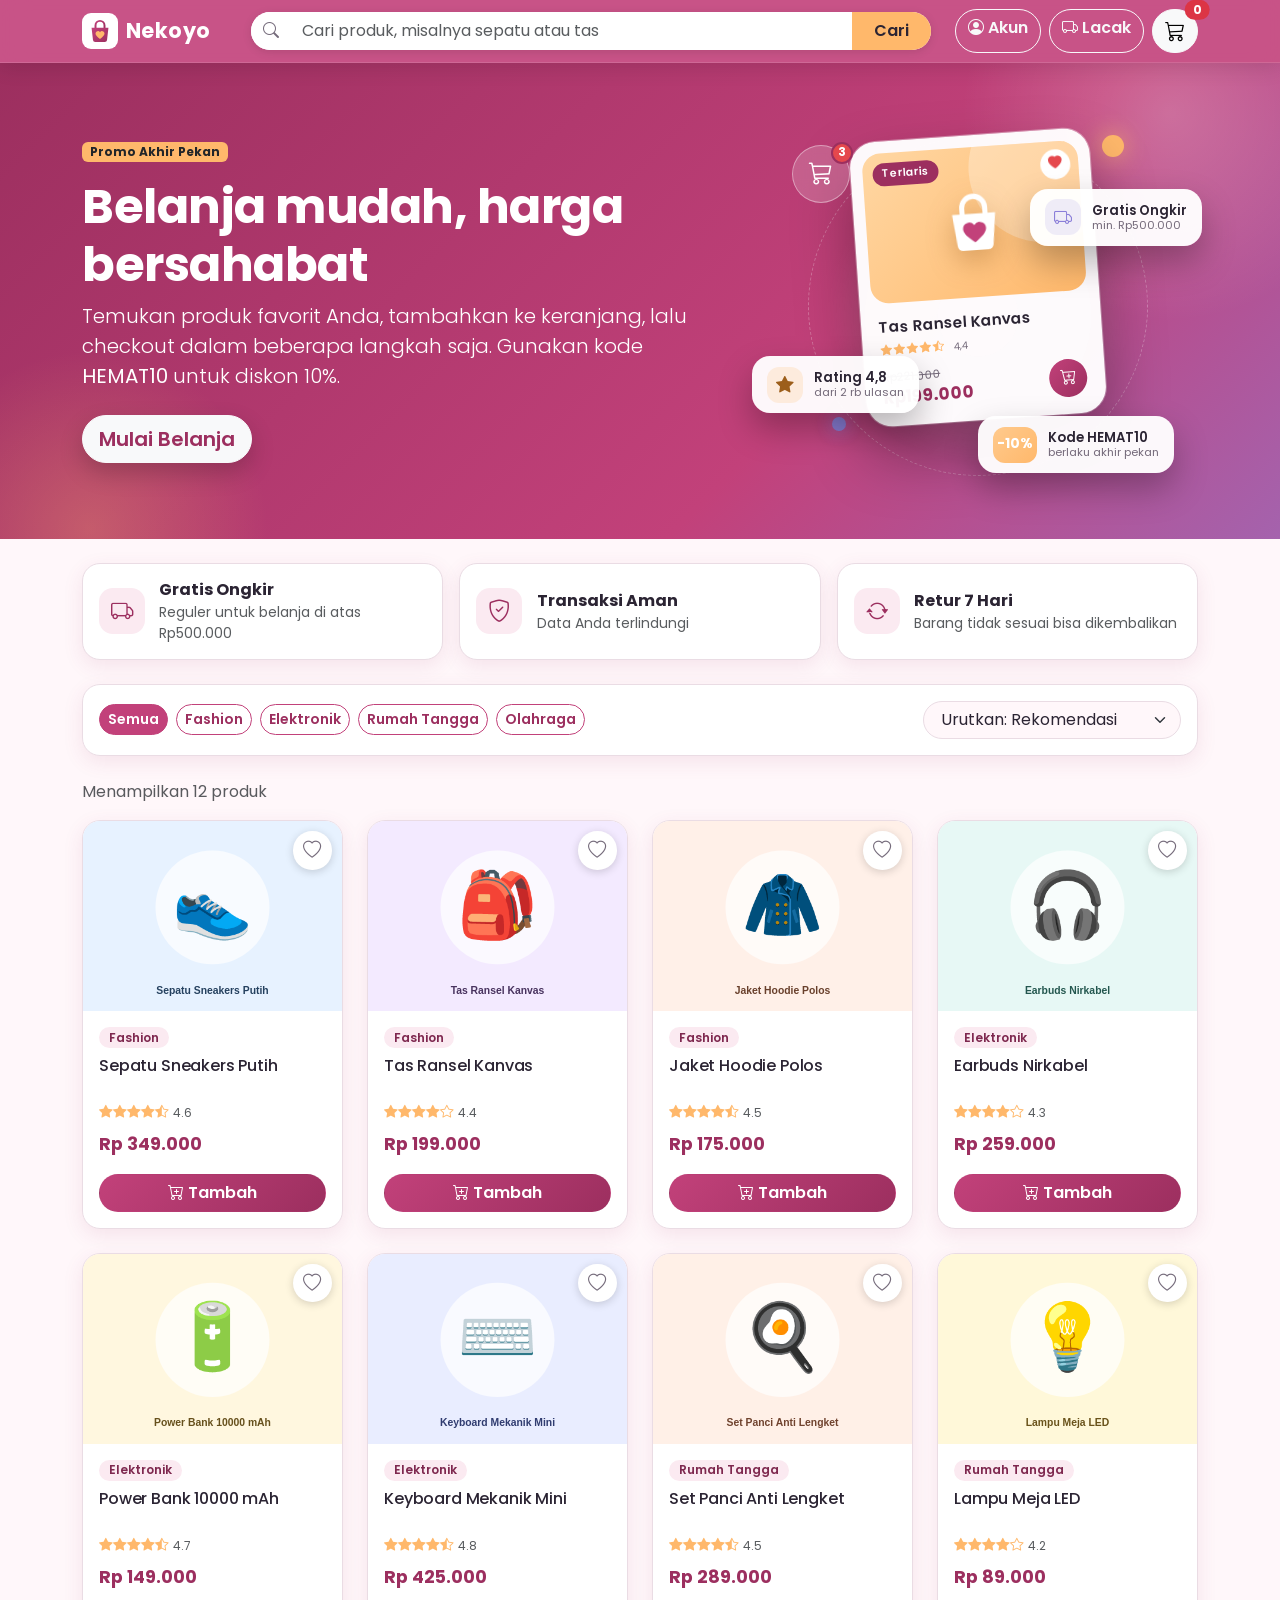
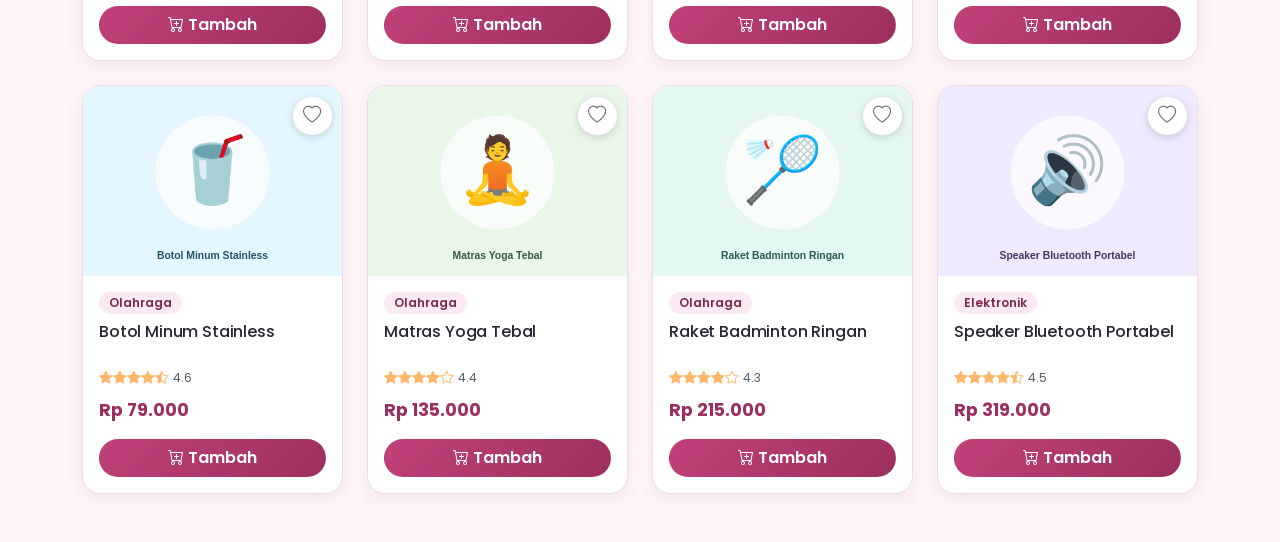
<file: index.html>
<!DOCTYPE html>
<html lang="id">
<head>
  <meta charset="UTF-8">
  <meta name="viewport" content="width=device-width, initial-scale=1">
  <title>Nekoyo - Belanja Online</title>
  <link href="https://cdn.jsdelivr.net/npm/bootstrap@5.3.3/dist/css/bootstrap.min.css" rel="stylesheet">
  <link href="https://cdn.jsdelivr.net/npm/bootstrap-icons@1.11.3/font/bootstrap-icons.min.css" rel="stylesheet">
  <link href="css/custom.css" rel="stylesheet">
    <meta name="theme-color" content="#C2417A">
  <link rel="icon" type="image/svg+xml" href="img/logo-ikon.svg">
  <link href="https://fonts.googleapis.com/css2?family=Poppins:wght@400;500;600;700&display=swap" rel="stylesheet">
  <link href="css/modern.css" rel="stylesheet">
  <link href="css/hero.css" rel="stylesheet">
  <script>try{var t=localStorage.getItem("tokoku_theme")||(matchMedia("(prefers-color-scheme: dark)").matches?"dark":"light");document.documentElement.setAttribute("data-bs-theme",t)}catch(e){}</script>
</head>
<body data-page="home">
  <div id="navbar"></div>

  <header class="hero-section text-white">
    <div class="container py-5">
      <div class="row align-items-center">
        <div class="col-lg-7">
          <span class="badge bg-warning text-dark mb-3">Promo Akhir Pekan</span>
          <h1 class="display-5 fw-bold">Belanja mudah, harga bersahabat</h1>
          <p class="lead mb-4">Temukan produk favorit Anda, tambahkan ke keranjang, lalu checkout dalam beberapa langkah saja. Gunakan kode <strong>HEMAT10</strong> untuk diskon 10%.</p>
          <a href="#produk" class="btn btn-light btn-lg fw-semibold">Mulai Belanja</a>
        </div>
        <div class="col-lg-5 d-none d-lg-block">
          <div class="hero-art" aria-hidden="true">
            <div class="art-glow"></div>
            <div class="art-ring"></div>
            <span class="art-orb art-orb-1"></span>
            <span class="art-orb art-orb-2"></span>

            <div class="art-main">
              <div class="art-img">
                <span class="art-tag">Terlaris</span>
                <span class="art-fav"><i class="bi bi-heart-fill"></i></span>
                <svg viewBox="0 0 64 64">
                  <path d="M24 26v-4a8 8 0 0 1 16 0v4" fill="none" stroke="#ffffff" stroke-width="3.5" stroke-linecap="round"/>
                  <path d="M17 26h30l-2.5 22a4 4 0 0 1-4 3.5H23.5a4 4 0 0 1-4-3.5z" fill="#ffffff"/>
                  <path d="M32 46c-5-3.6-8-6.4-8-9.6a4.4 4.4 0 0 1 8-2.4 4.4 4.4 0 0 1 8 2.4c0 3.2-3 6-8 9.6z" fill="#C2417A"/>
                </svg>
              </div>
              <div class="art-body">
                <div class="art-name">Tas Ransel Kanvas</div>
                <div class="art-stars">
                  <i class="bi bi-star-fill"></i><i class="bi bi-star-fill"></i><i class="bi bi-star-fill"></i><i class="bi bi-star-fill"></i><i class="bi bi-star-half"></i>
                  <small>4,4</small>
                </div>
                <div class="art-row">
                  <div>
                    <span class="art-old">Rp221.000</span>
                    <span class="art-price">Rp199.000</span>
                  </div>
                  <span class="art-add"><i class="bi bi-cart-plus"></i></span>
                </div>
              </div>
            </div>

            <div class="art-chip art-chip-1">
              <i class="bi bi-truck"></i>
              <div>Gratis Ongkir<small>min. Rp500.000</small></div>
            </div>
            <div class="art-chip art-chip-2">
              <i class="bi bi-star-fill"></i>
              <div>Rating 4,8<small>dari 2 rb ulasan</small></div>
            </div>
            <div class="art-chip art-chip-3">
              <span class="art-badge">-10%</span>
              <div>Kode HEMAT10<small>berlaku akhir pekan</small></div>
            </div>
            <div class="art-bubble">
              <i class="bi bi-cart3"></i>
              <span>3</span>
            </div>
          </div>
        </div>
      </div>
    </div>
  </header>

  <section class="container my-4">
    <div class="row g-3 benefit-slider">
      <div class="col-md-4 benefit-slide">
        <div class="feature-box benefit-box">
          <i class="bi bi-truck"></i>
          <div>
            <strong>Gratis Ongkir</strong>
            <small class="d-block text-muted">Reguler untuk belanja di atas Rp500.000</small>
          </div>
        </div>
      </div>
      <div class="col-md-4 benefit-slide">
        <div class="feature-box benefit-box">
          <i class="bi bi-shield-check"></i>
          <div>
            <strong>Transaksi Aman</strong>
            <small class="d-block text-muted">Data Anda terlindungi</small>
          </div>
        </div>
      </div>
      <div class="col-md-4 benefit-slide">
        <div class="feature-box benefit-box">
          <i class="bi bi-arrow-repeat"></i>
          <div>
            <strong>Retur 7 Hari</strong>
            <small class="d-block text-muted">Barang tidak sesuai bisa dikembalikan</small>
          </div>
        </div>
      </div>
    </div>
  </section>
  <!-- <div class="container product-search-bar mt-4">
    <div class="input-group">
      <span class="input-group-text bg-white border-end-0"><i class="bi bi-search"></i></span>
      <input type="search" class="form-control border-start-0" id="productSearch" placeholder="Cari barang..." aria-label="Cari barang">
    </div>
  </div> -->
  <!-- <br> -->
  <main class="container mb-5 page-fade" id="produk">
    <section class="filter-bar mb-4">
      <div class="row g-3 align-items-center">
        <div class="col-lg-9">
          <div class="d-flex flex-wrap gap-2" id="categoryFilter">
            <button type="button" class="btn btn-sm btn-outline-primary active" data-category="Semua">Semua</button>
            <button type="button" class="btn btn-sm btn-outline-primary" data-category="Fashion">Fashion</button>
            <button type="button" class="btn btn-sm btn-outline-primary" data-category="Elektronik">Elektronik</button>
            <button type="button" class="btn btn-sm btn-outline-primary" data-category="Rumah Tangga">Rumah Tangga</button>
            <button type="button" class="btn btn-sm btn-outline-primary" data-category="Olahraga">Olahraga</button>
          </div>
        </div>
        <div class="col-lg-3">
          <select class="form-select" id="sortSelect" aria-label="Urutkan produk">
            <option value="default">Urutkan: Rekomendasi</option>
            <option value="low">Harga: Terendah</option>
            <option value="high">Harga: Tertinggi</option>
            <option value="rating">Rating: Tertinggi</option>
            <option value="name">Nama: A-Z</option>
          </select>
        </div>
      </div>
    </section>

    <div class="d-flex justify-content-between align-items-center gap-3 mb-3 home-product-toolbar">
      <p class="text-muted mb-0" id="resultInfo" aria-live="polite"></p>
      <div class="d-flex gap-2 flex-shrink-0 home-order-actions">
        <!-- <a class="btn btn-primary position-relative" href="keranjang.html" aria-label="Lihat keranjang belanja"> -->
          <!-- <i class="bi bi-cart3 me-1"></i>Keranjang -->
          <!-- <span class="badge text-bg-light ms-1 home-cart-count">0</span> -->
        </a>
        <!-- <a class="btn btn-outline-primary" href="lacak.html" aria-label="Lacak pesanan">
          <i class="bi bi-truck me-1"></i>Lacak 3 s
        </a> -->
      </div>
    </div>

    <section>
      <div class="row g-4" id="productGrid"></div>
      <div class="text-center py-5 d-none" id="emptyState">
        <i class="bi bi-emoji-frown display-3 text-muted"></i>
        <h5 class="mt-3">Produk tidak ditemukan</h5>
        <p class="text-muted">Coba kata kunci lain atau pilih kategori yang berbeda.</p>
        <button class="btn btn-primary" id="resetButton" type="button">Atur Ulang Filter</button>
      </div>
    </section>
  </main>

  <div id="footer"></div>

  <script src="https://cdn.jsdelivr.net/npm/bootstrap@5.3.3/dist/js/bootstrap.bundle.min.js"></script>
  <script src="js/data.js"></script>
  <script src="js/common.js"></script>
  <script src="js/home.js"></script>
</body>
</html>
</file>
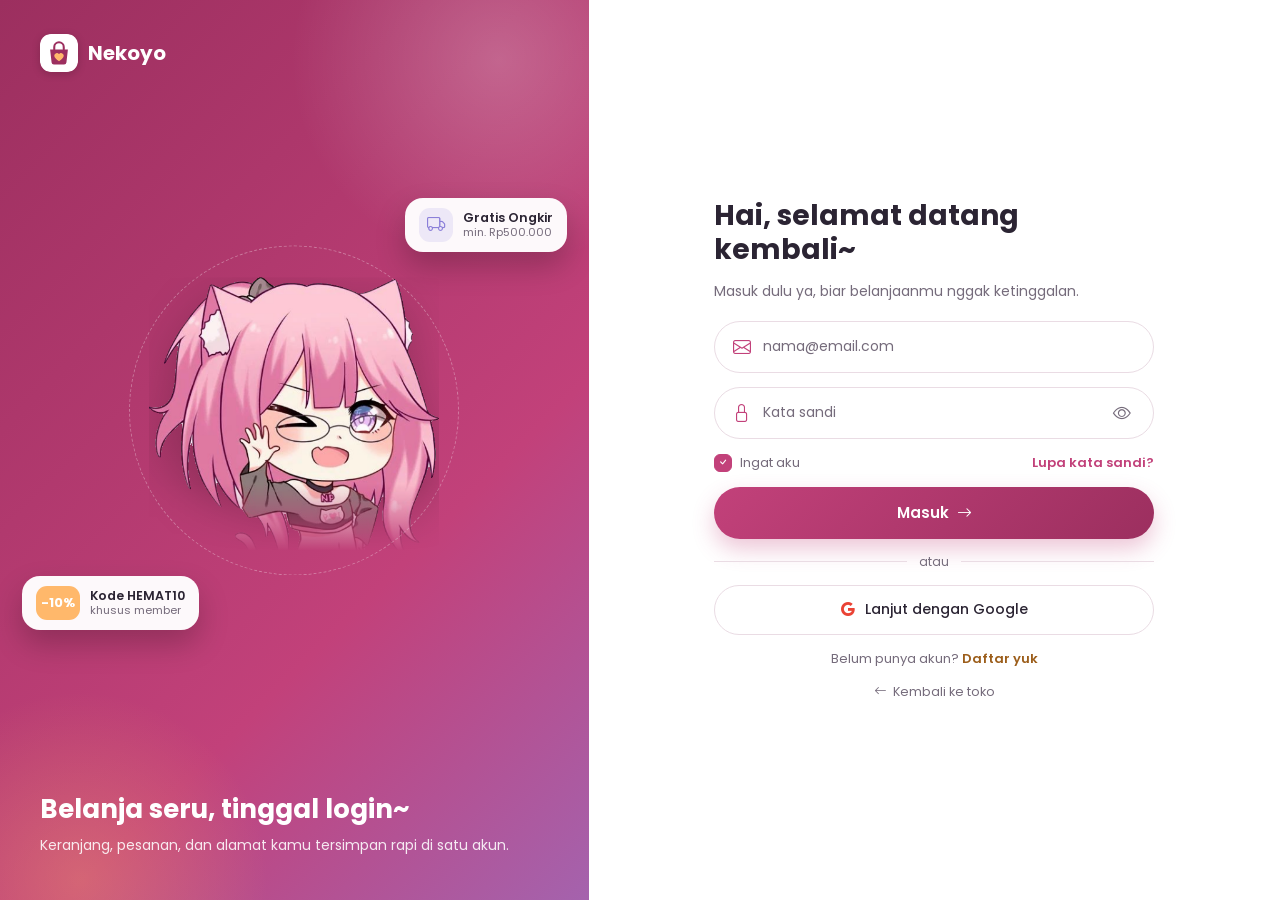
<file: akun.html>
<!DOCTYPE html>
<html lang="id">
<head>
  <meta charset="UTF-8">
  <meta name="viewport" content="width=device-width, initial-scale=1">
  <title>Akun Saya - Nekoyo</title>
  <link href="https://cdn.jsdelivr.net/npm/bootstrap@5.3.3/dist/css/bootstrap.min.css" rel="stylesheet">
  <link href="https://cdn.jsdelivr.net/npm/bootstrap-icons@1.11.3/font/bootstrap-icons.min.css" rel="stylesheet">
  <link href="css/custom.css" rel="stylesheet">
  <meta name="theme-color" content="#C2417A">
  <link rel="icon" type="image/svg+xml" href="img/logo-ikon.svg">
  <link href="https://fonts.googleapis.com/css2?family=Poppins:wght@400;500;600;700&display=swap" rel="stylesheet">
  <link href="css/modern.css" rel="stylesheet">
  <link href="css/akun.css" rel="stylesheet">
  <link href="css/akun-favorit.css" rel="stylesheet">
  <link href="css/tampilan.css" rel="stylesheet">
  <script>try{var t=localStorage.getItem("tokoku_theme")||(matchMedia("(prefers-color-scheme: dark)").matches?"dark":"light");document.documentElement.setAttribute("data-bs-theme",t)}catch(e){}</script>
</head>
<body data-page="akun">
  <div id="navbar"></div>

  <main class="container my-4 page-fade" id="accountContent" hidden>
    <div class="card border-0 shadow-sm mb-4">
      <div class="card-body" id="akunHeader"></div>
    </div>

    <div class="row g-4">
      <div class="col-lg-7">
        <form id="profileForm" novalidate>
          <div class="card border-0 shadow-sm">
            <div class="card-body">
              <h6 class="fw-bold mb-3"><i class="bi bi-person-lines-fill me-2 text-brand"></i>Data Diri dan Alamat Utama</h6>
              <p class="small text-muted">Lengkapi semua data diri dan alamat. Formulir akan disembunyikan setelah data berhasil disimpan.</p>
              <div class="row g-3">
                <div class="col-md-6">
                  <label for="nama" class="form-label">Nama Lengkap</label>
                  <input type="text" class="form-control" id="nama" required minlength="3" placeholder="Nama lengkap">
                  <div class="invalid-feedback">Nama minimal 3 karakter.</div>
                </div>
                <div class="col-md-6">
                  <label for="email" class="form-label">Email</label>
                  <input type="email" class="form-control" id="email" required placeholder="nama@email.com">
                  <div class="invalid-feedback">Format email belum benar.</div>
                </div>
                <div class="col-md-6">
                  <label for="telepon" class="form-label">Nomor Telepon</label>
                  <input type="tel" class="form-control" id="telepon" required pattern="08[0-9]{8,11}" placeholder="08xxxxxxxxxx">
                  <div class="invalid-feedback">Gunakan format 08xxxxxxxxxx (10 sampai 13 digit).</div>
                </div>
                <div class="col-md-6">
                  <label for="kota" class="form-label">Kota</label>
                  <input type="text" class="form-control" id="kota" list="daftarKota" autocomplete="address-level2" required placeholder="Ketik untuk mencari kota">
                  <datalist id="daftarKota">
                    <option value="Bandar Lampung">
                    <option value="Bandung">
                    <option value="Banjarmasin">
                    <option value="Batam">
                    <option value="Bekasi">
                    <option value="Bogor">
                    <option value="Denpasar">
                    <option value="Depok">
                    <option value="Jakarta">
                    <option value="Jambi">
                    <option value="Jayapura">
                    <option value="Makassar">
                    <option value="Malang">
                    <option value="Manado">
                    <option value="Mataram">
                    <option value="Medan">
                    <option value="Padang">
                    <option value="Palembang">
                    <option value="Pekanbaru">
                    <option value="Pontianak">
                    <option value="Samarinda">
                    <option value="Semarang">
                    <option value="Serang">
                    <option value="Surabaya">
                    <option value="Surakarta">
                    <option value="Tangerang">
                    <option value="Tangerang Selatan">
                    <option value="Yogyakarta">
                  </datalist>
                  <div class="invalid-feedback">Pilih kota yang tersedia dari daftar.</div>
                </div>
                <div class="col-12">
                  <label for="alamat" class="form-label">Alamat Lengkap</label>
                  <textarea class="form-control" id="alamat" rows="3" required minlength="10" placeholder="Nama jalan, nomor rumah, RT/RW, kelurahan"></textarea>
                  <div class="invalid-feedback">Alamat minimal 10 karakter agar kurir mudah menemukan lokasi.</div>
                </div>
                <div class="col-md-6">
                  <label for="kodepos" class="form-label">Kode Pos</label>
                  <input type="text" class="form-control" id="kodepos" required pattern="[0-9]{5}" inputmode="numeric" placeholder="5 digit">
                  <div class="invalid-feedback">Kode pos harus 5 digit angka.</div>
                </div>
              </div>
              <div class="row g-3 mt-1" id="accountSecuritySettings" hidden>
                <div class="col-12">
                  <hr>
                  <h6 class="fw-bold mb-1"><i class="bi bi-shield-lock me-2 text-brand"></i>Keamanan Akun</h6>
                  <p class="small text-muted mb-0">Isi ketiga kolom untuk mengganti kata sandi. Kosongkan jika tidak ingin menggantinya.</p>
                </div>
                <div class="col-md-4">
                  <label for="passwordCurrent" class="form-label">Kata Sandi Saat Ini</label>
                  <div class="input-group">
                    <input type="password" class="form-control" id="passwordCurrent" autocomplete="current-password">
                    <button type="button" class="btn btn-outline-secondary" data-password-toggle="passwordCurrent" aria-controls="passwordCurrent" aria-label="Tampilkan kata sandi saat ini" aria-pressed="false">
                      <i class="bi bi-eye" aria-hidden="true"></i>
                    </button>
                  </div>
                </div>
                <div class="col-md-4">
                  <label for="passwordNew" class="form-label">Kata Sandi Baru</label>
                  <div class="input-group">
                    <input type="password" class="form-control" id="passwordNew" autocomplete="new-password">
                    <button type="button" class="btn btn-outline-secondary" data-password-toggle="passwordNew" aria-controls="passwordNew" aria-label="Tampilkan kata sandi baru" aria-pressed="false">
                      <i class="bi bi-eye" aria-hidden="true"></i>
                    </button>
                  </div>
                </div>
                <div class="col-md-4">
                  <label for="passwordConfirm" class="form-label">Ulangi Kata Sandi Baru</label>
                  <div class="input-group">
                    <input type="password" class="form-control" id="passwordConfirm" autocomplete="new-password">
                    <button type="button" class="btn btn-outline-secondary" data-password-toggle="passwordConfirm" aria-controls="passwordConfirm" aria-label="Tampilkan ulangi kata sandi baru" aria-pressed="false">
                      <i class="bi bi-eye" aria-hidden="true"></i>
                    </button>
                  </div>
                </div>
              </div>
              <button type="submit" class="btn btn-primary btn-lg w-100 mt-4">
                <i class="bi bi-check2-circle me-1"></i>Simpan Perubahan
              </button>
            </div>
          </div>
        </form>
        <div class="profile-complete-box" id="profileComplete" role="status" aria-live="polite" hidden>
          <div class="profile-complete-icon"><i class="bi bi-check-lg"></i></div>
          <h6 class="fw-bold">Pendaftaran selesai!</h6>
          <p class="text-muted mb-3">Data diri kamu sudah lengkap. Silakan mulai belanja.</p>
          <a href="index.html" class="btn btn-primary" id="startShopping">Mulai Belanja</a>
        </div>
      </div>

      <div class="col-lg-5">
        <div class="card border-0 shadow-sm mb-4">
          <div class="card-body">
            <div class="d-flex justify-content-between align-items-center mb-3">
              <h6 class="fw-bold mb-0"><i class="bi bi-heart-fill me-2 text-brand"></i>Favorit Saya <span class="text-muted fw-normal" id="favoriteTotal"></span></h6>
              <a href="favorit.html" class="small text-decoration-none">Lihat semua</a>
            </div>
            <div id="recentFavorites"></div>
          </div>
        </div>

        <div class="card border-0 shadow-sm mb-4">
          <div class="card-body">
            <div class="d-flex justify-content-between align-items-center mb-3">
              <h6 class="fw-bold mb-0"><i class="bi bi-bag-check-fill me-2 text-brand"></i>Pesanan Terakhir</h6>
              <a href="lacak.html" class="small text-decoration-none">Lihat semua</a>
            </div>
            <div id="recentOrders"></div>
          </div>
        </div>

        <div class="card border-0 shadow-sm mb-4">
          <div class="card-body">
            <label class="menu-switch" for="temaSwitch">
              <span class="menu-icon"><i class="bi bi-moon-stars-fill" id="temaIcon"></i></span>
              <span class="menu-text">
                <span class="menu-title">Mode Gelap</span>
                <small class="menu-sub" id="temaStatus">Nonaktif</small>
              </span>
              <span class="switch">
                <input type="checkbox" id="temaSwitch" role="switch" aria-label="Mode gelap">
                <span class="switch-track"><span class="switch-thumb"></span></span>
              </span>
            </label>
          </div>
        </div>

        <div class="card border-0 shadow-sm mb-4">
          <div class="card-body">
            <h6 class="fw-bold mb-1"><i class="bi bi-arrow-counterclockwise me-2 text-brand"></i>Reset Semua Data</h6>
            <p class="small text-muted mb-3">Hapus akun dan semua data toko yang tersimpan di browser ini.</p>
            <button type="button" class="btn btn-outline-danger w-100" data-bs-toggle="modal" data-bs-target="#resetAllModal">
              <i class="bi bi-arrow-counterclockwise me-1"></i>Reset Semua Data
            </button>
          </div>
        </div>

        <div class="card border-0 shadow-sm">
          <div class="card-body">
            <h6 class="fw-bold mb-1"><i class="bi bi-box-arrow-right me-2 text-brand"></i>Keluar dari Akun</h6>
            <p class="small text-muted mb-3">Kamu bisa masuk kembali kapan saja. Data toko tetap tersimpan.</p>
            <button type="button" class="btn btn-outline-danger w-100" data-bs-toggle="modal" data-bs-target="#logoutModal">
              <i class="bi bi-box-arrow-right me-1"></i>Logout
            </button>
          </div>
        </div>
      </div>
    </div>
  </main>

  <main class="container my-4 page-fade" id="resetComplete" hidden>
    <div class="card border-0 shadow-sm">
      <div class="card-body text-center py-5">
        <div class="profile-complete-icon"><i class="bi bi-check-lg"></i></div>
        <h4 class="fw-bold">Semua data berhasil direset</h4>
        <p class="text-muted mb-3">Data toko di browser ini sudah dihapus.</p>
        <a href="index.html" class="btn btn-primary">Kembali ke Toko</a>
      </div>
    </div>
  </main>

  <div class="modal fade" id="resetAllModal" tabindex="-1" aria-labelledby="resetAllModalLabel" aria-hidden="true">
    <div class="modal-dialog modal-dialog-centered">
      <div class="modal-content">
        <div class="modal-header">
          <h5 class="modal-title" id="resetAllModalLabel">Reset Semua Data?</h5>
        </div>
        <div class="modal-body">Akun demo, profil, keranjang, riwayat pesanan, dan pengaturan di browser ini akan dihapus. Tindakan ini tidak dapat dibatalkan.</div>
        <div class="modal-footer">
          <button type="button" class="btn btn-outline-secondary" data-bs-dismiss="modal">Batal</button>
          <button type="button" class="btn btn-danger" id="confirmResetAll">Reset Semua</button>
        </div>
      </div>
    </div>
  </div>

  <div class="modal fade" id="logoutModal" tabindex="-1" aria-labelledby="logoutModalLabel" aria-hidden="true">
    <div class="modal-dialog modal-dialog-centered">
      <div class="modal-content">
        <div class="modal-header">
          <h5 class="modal-title" id="logoutModalLabel">Konfirmasi Logout</h5>
        </div>
        <div class="modal-body">Yakin mau logout dari akun ini?</div>
        <div class="modal-footer">
          <button type="button" class="btn btn-outline-secondary" data-bs-dismiss="modal">Batal</button>
          <button type="button" class="btn btn-danger" id="confirmLogout">Logout</button>
        </div>
      </div>
    </div>
  </div>

  <div id="footer"></div>

  <script src="https://cdn.jsdelivr.net/npm/bootstrap@5.3.3/dist/js/bootstrap.bundle.min.js"></script>
  <script src="js/data.js"></script>
  <script src="js/common.js"></script>
  <script src="js/pesanan.js"></script>
  <script src="js/akun.js"></script>
  <script src="js/akun-favorit.js"></script>
  <script src="js/tampilan.js"></script>
</body>
</html>
</file>
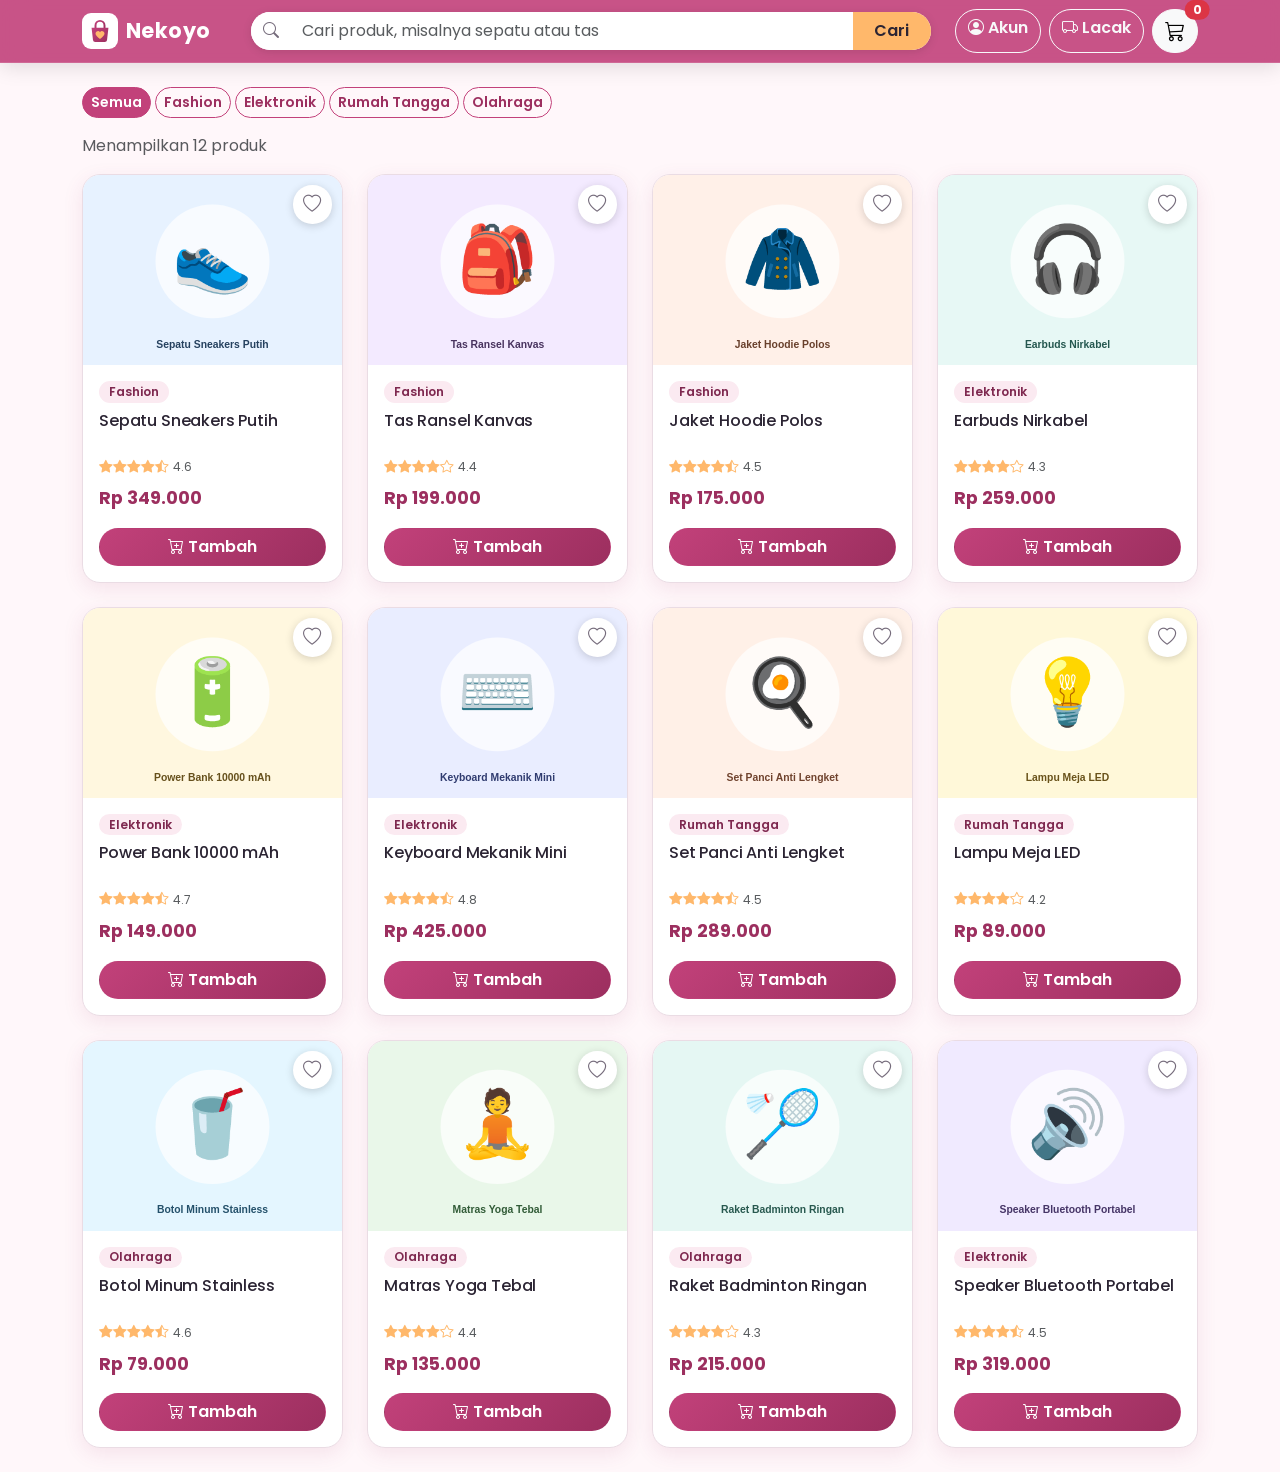
<file: cari.html>
<!DOCTYPE html>
<html lang="id">
<head>
  <meta charset="UTF-8">
  <meta name="viewport" content="width=device-width, initial-scale=1">
  <title>Cari Produk - Nekoyo</title>
  <link href="https://cdn.jsdelivr.net/npm/bootstrap@5.3.3/dist/css/bootstrap.min.css" rel="stylesheet">
  <link href="https://cdn.jsdelivr.net/npm/bootstrap-icons@1.11.3/font/bootstrap-icons.min.css" rel="stylesheet">
  <link href="css/custom.css" rel="stylesheet">
  <meta name="theme-color" content="#C2417A">
  <link rel="icon" type="image/svg+xml" href="img/logo-ikon.svg">
  <link href="https://fonts.googleapis.com/css2?family=Poppins:wght@400;500;600;700&display=swap" rel="stylesheet">
  <link href="css/modern.css" rel="stylesheet">
  <script>try{var t=localStorage.getItem("tokoku_theme")||(matchMedia("(prefers-color-scheme: dark)").matches?"dark":"light");document.documentElement.setAttribute("data-bs-theme",t)}catch(e){}</script>
</head>
<body data-page="cari">
  <div id="navbar"></div>

  <main class="container my-4 page-fade">
    <nav class="search-category-filter mb-3" aria-label="Kategori produk">
      <button type="button" class="btn btn-sm btn-outline-primary active" data-category="Semua" aria-pressed="true">Semua</button>
      <button type="button" class="btn btn-sm btn-outline-primary" data-category="Fashion" aria-pressed="false">Fashion</button>
      <button type="button" class="btn btn-sm btn-outline-primary" data-category="Elektronik" aria-pressed="false">Elektronik</button>
      <button type="button" class="btn btn-sm btn-outline-primary" data-category="Rumah Tangga" aria-pressed="false">Rumah Tangga</button>
      <button type="button" class="btn btn-sm btn-outline-primary" data-category="Olahraga" aria-pressed="false">Olahraga</button>
    </nav>
    <p class="text-muted mb-3" id="resultInfo" aria-live="polite"></p>

    <section>
      <div class="row g-4" id="productGrid"></div>
      <div class="text-center py-5 d-none" id="emptyState">
        <i class="bi bi-emoji-frown display-3 text-muted"></i>
        <h5 class="mt-3">Produk tidak ditemukan</h5>
        <p class="text-muted">Coba kata kunci lain, misalnya nama kategori seperti Fashion atau Elektronik.</p>
        <button class="btn btn-primary" id="resetButton" type="button">Tampilkan Semua Produk</button>
      </div>
    </section>
  </main>

  <div id="footer"></div>

  <script src="https://cdn.jsdelivr.net/npm/bootstrap@5.3.3/dist/js/bootstrap.bundle.min.js"></script>
  <script src="js/data.js"></script>
  <script src="js/common.js"></script>
  <script src="js/cari.js"></script>
</body>
</html>
</file>
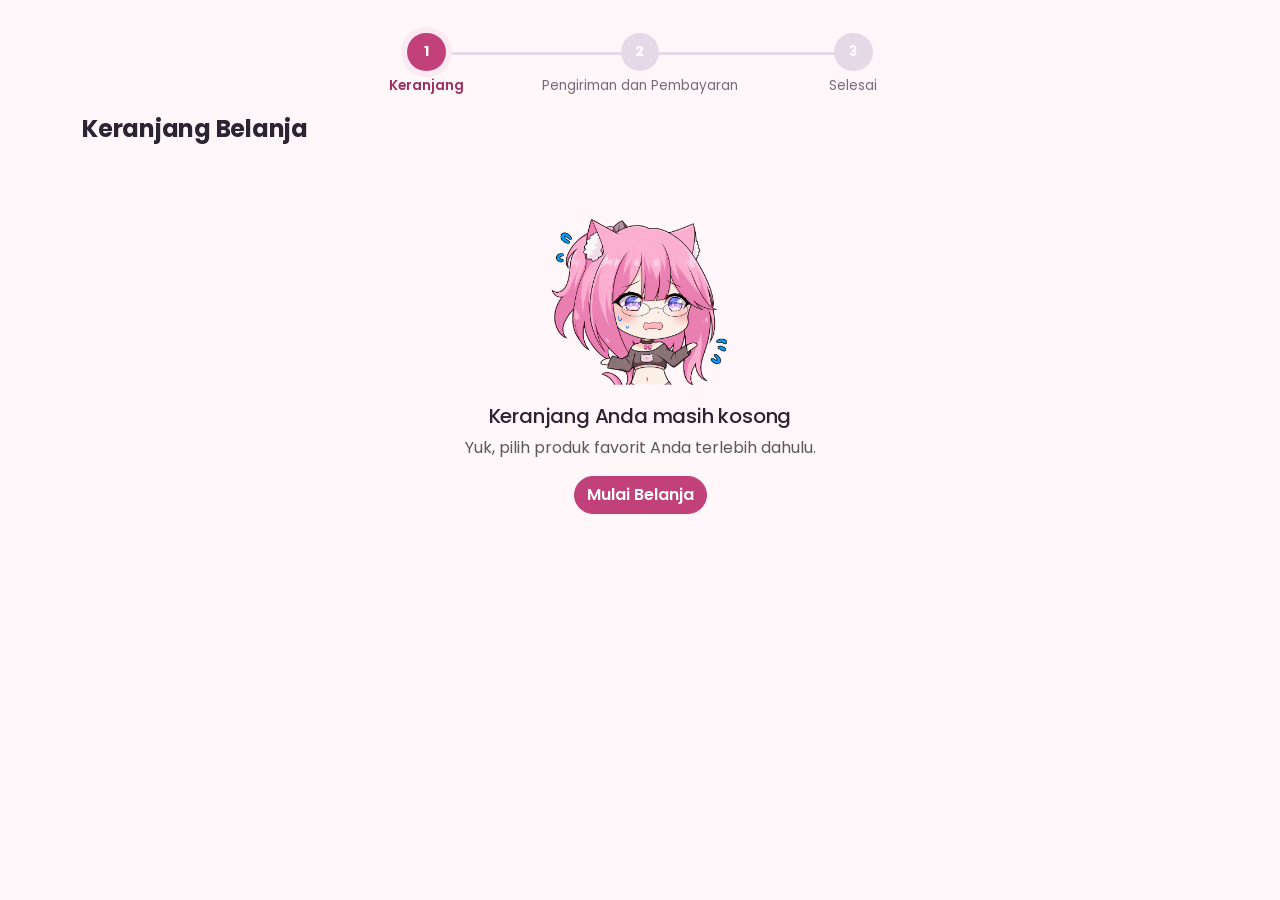
<file: checkout.html>
<!DOCTYPE html>
<html lang="id">
<head>
  <meta charset="UTF-8">
  <meta name="viewport" content="width=device-width, initial-scale=1">
  <title>Checkout - Nekoyo</title>
  <link href="https://cdn.jsdelivr.net/npm/bootstrap@5.3.3/dist/css/bootstrap.min.css" rel="stylesheet">
  <link href="https://cdn.jsdelivr.net/npm/bootstrap-icons@1.11.3/font/bootstrap-icons.min.css" rel="stylesheet">
  <link href="css/custom.css" rel="stylesheet">
    <meta name="theme-color" content="#C2417A">
  <link rel="icon" type="image/svg+xml" href="img/logo-ikon.svg">
  <link href="https://fonts.googleapis.com/css2?family=Poppins:wght@400;500;600;700&display=swap" rel="stylesheet">
  <link href="css/modern.css" rel="stylesheet">
  <script>try{var t=localStorage.getItem("tokoku_theme")||(matchMedia("(prefers-color-scheme: dark)").matches?"dark":"light");document.documentElement.setAttribute("data-bs-theme",t)}catch(e){}</script>
</head>
<body data-page="checkout">
  <div id="navbar"></div>

  <main class="container my-4 page-fade" id="checkoutContent" hidden>
    <div class="row justify-content-center" id="checkoutLoginNotice" hidden>
      <div class="col-lg-7">
        <div class="card border-0 shadow-sm text-center">
          <div class="card-body p-4 p-md-5">
            <img class="checkout-login-image" src="img/4.png" alt="">
            <i class="bi bi-person-lock text-brand display-4"></i>
            <h4 class="fw-bold mt-3">Kamu belum login, login dulu yaa</h4>
            <p class="text-muted mb-4">Masuk dulu supaya bisa melanjutkan checkout. Setelah login, kamu akan kembali ke halaman ini.</p>
            <a class="btn btn-primary px-4" href="login.html?next=checkout.html">
              <i class="bi bi-box-arrow-in-right me-1"></i>Login
            </a>
          </div>
        </div>
      </div>
    </div>

    <div id="steps" hidden></div>
    <h4 class="fw-bold mb-4" id="checkoutTitle" hidden>Checkout</h4>

    <div class="row g-4" id="checkoutFormContent" hidden>
      <div class="col-lg-7">
        <form id="checkoutForm" novalidate>
          <div class="card border-0 shadow-sm mb-4">
            <div class="card-body">
              <h6 class="fw-bold mb-3"><i class="bi bi-geo-alt-fill me-2 text-brand"></i>Alamat Pengiriman</h6>
              <div class="row g-3">
                <div class="col-md-6">
                  <label for="nama" class="form-label">Nama Penerima</label>
                  <input type="text" class="form-control" id="nama" required minlength="3" placeholder="Nama lengkap">
                  <div class="invalid-feedback">Nama minimal 3 karakter.</div>
                </div>
                <div class="col-md-6">
                  <label for="telepon" class="form-label">Nomor Telepon</label>
                  <input type="tel" class="form-control" id="telepon" required pattern="08[0-9]{8,11}" placeholder="08xxxxxxxxxx">
                  <div class="invalid-feedback">Gunakan format 08xxxxxxxxxx (10 sampai 13 digit).</div>
                </div>
                <div class="col-12">
                  <label for="alamat" class="form-label">Alamat Lengkap</label>
                  <textarea class="form-control" id="alamat" rows="3" required minlength="10" placeholder="Nama jalan, nomor rumah, RT/RW, kelurahan"></textarea>
                  <div class="invalid-feedback">Alamat minimal 10 karakter agar kurir mudah menemukan lokasi.</div>
                </div>
                <div class="col-md-6">
                  <label for="kota" class="form-label">Kota</label>
                  <select class="form-select" id="kota" required>
                    <option value="">Pilih kota</option>
                    <option>Bandar Lampung</option>
                    <option>Bandung</option>
                    <option>Banjarmasin</option>
                    <option>Batam</option>
                    <option>Bekasi</option>
                    <option>Bogor</option>
                    <option>Denpasar</option>
                    <option>Depok</option>
                    <option>Jakarta</option>
                    <option>Jambi</option>
                    <option>Jayapura</option>
                    <option>Makassar</option>
                    <option>Malang</option>
                    <option>Manado</option>
                    <option>Mataram</option>
                    <option>Medan</option>
                    <option>Padang</option>
                    <option>Palembang</option>
                    <option>Pekanbaru</option>
                    <option>Pontianak</option>
                    <option>Samarinda</option>
                    <option>Semarang</option>
                    <option>Serang</option>
                    <option>Surabaya</option>
                    <option>Surakarta</option>
                    <option>Tangerang</option>
                    <option>Tangerang Selatan</option>
                    <option>Yogyakarta</option>
                  </select>
                  <div class="invalid-feedback">Silakan pilih kota.</div>
                </div>
                <div class="col-md-6">
                  <label for="kodepos" class="form-label">Kode Pos</label>
                  <input type="text" class="form-control" id="kodepos" required pattern="[0-9]{5}" inputmode="numeric" placeholder="5 digit">
                  <div class="invalid-feedback">Kode pos harus 5 digit angka.</div>
                </div>
              </div>
            </div>
          </div>

          <div class="card border-0 shadow-sm mb-4">
            <div class="card-body">
              <h6 class="fw-bold mb-3"><i class="bi bi-truck me-2 text-brand"></i>Metode Pengiriman</h6>
              <div class="form-check option-box mb-2">
                <input class="form-check-input" type="radio" name="shipping" id="shipReguler" value="reguler" checked>
                <label class="form-check-label w-100" for="shipReguler">
                  <strong>Reguler</strong> <span class="text-muted">(3 sampai 5 hari)</span>
                  <span class="float-end" id="priceReguler"></span>
                </label>
              </div>
              <div class="form-check option-box">
                <input class="form-check-input" type="radio" name="shipping" id="shipExpress" value="express">
                <label class="form-check-label w-100" for="shipExpress">
                  <strong>Express</strong> <span class="text-muted">(1 sampai 2 hari)</span>
                  <span class="float-end" id="priceExpress"></span>
                </label>
              </div>
            </div>
          </div>

          <div class="card border-0 shadow-sm mb-4">
            <div class="card-body">
              <h6 class="fw-bold mb-3"><i class="bi bi-credit-card-fill me-2 text-brand"></i>Metode Pembayaran</h6>
              <select class="form-select" id="pembayaran" required>
                <option value="">Pilih metode pembayaran</option>
                <option value="Transfer Bank">Transfer Bank</option>
                <option value="E-Wallet">E-Wallet</option>
                <option value="Bayar di Tempat (COD)">Bayar di Tempat (COD)</option>
              </select>
              <div class="invalid-feedback">Pilih salah satu metode pembayaran.</div>
            </div>
          </div>
        </form>
      </div>

      <div class="col-lg-5">
        <div class="card border-0 shadow-sm sticky-summary">
          <div class="card-body">
            <h6 class="fw-bold mb-3">Ringkasan Pesanan</h6>
            <div id="orderItems"></div>
            <hr>
            <div id="orderSummary"></div>
          </div>
        </div>
      </div>
      <div class="col-12">
        <button type="submit" class="btn btn-primary btn-lg w-100" id="submitButton" form="checkoutForm">
          <span class="spinner-border spinner-border-sm me-2 d-none" id="submitSpinner" aria-hidden="true"></span>
          <span id="submitText">Buat Pesanan</span>
        </button>
      </div>
    </div>
  </main>

  <div id="footer"></div>

  <script src="https://cdn.jsdelivr.net/npm/bootstrap@5.3.3/dist/js/bootstrap.bundle.min.js"></script>
  <script src="js/data.js"></script>
  <script src="js/common.js"></script>
  <script src="js/checkout.js"></script>
</body>
</html>
</file>
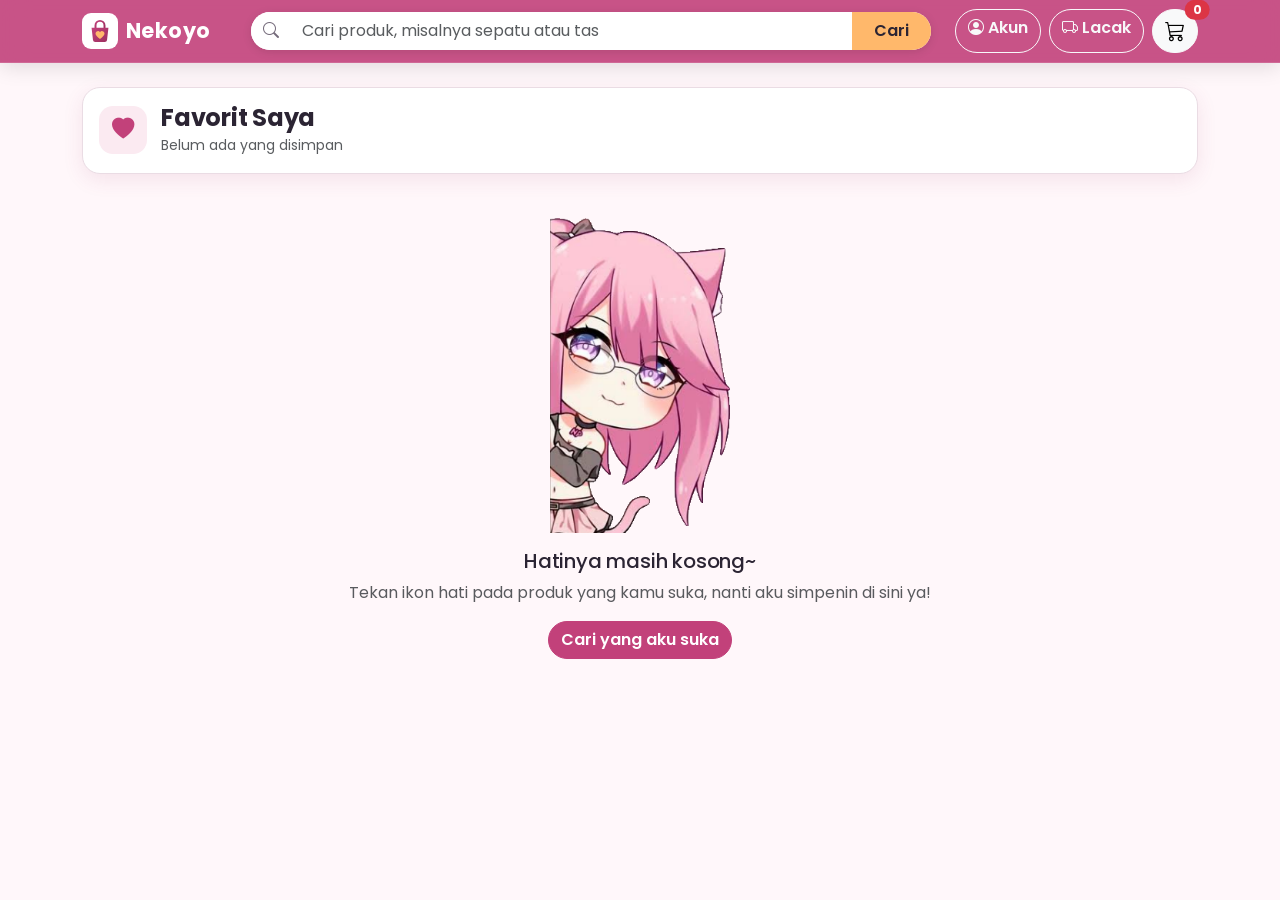
<file: favorit.html>
<!DOCTYPE html>
<html lang="id">
<head>
  <meta charset="UTF-8">
  <meta name="viewport" content="width=device-width, initial-scale=1">
  <title>Produk Favorit - Nekoyo</title>
  <link href="https://cdn.jsdelivr.net/npm/bootstrap@5.3.3/dist/css/bootstrap.min.css" rel="stylesheet">
  <link href="https://cdn.jsdelivr.net/npm/bootstrap-icons@1.11.3/font/bootstrap-icons.min.css" rel="stylesheet">
  <link href="css/custom.css" rel="stylesheet">
  <meta name="theme-color" content="#C2417A">
  <link rel="icon" type="image/svg+xml" href="img/logo-ikon.svg">
  <link href="https://fonts.googleapis.com/css2?family=Poppins:wght@400;500;600;700&display=swap" rel="stylesheet">
  <link href="css/modern.css" rel="stylesheet">
  <link href="css/favorit.css" rel="stylesheet">
  <script>try{var t=localStorage.getItem("tokoku_theme")||(matchMedia("(prefers-color-scheme: dark)").matches?"dark":"light");document.documentElement.setAttribute("data-bs-theme",t)}catch(e){}</script>
</head>
<body data-page="favorit">
  <div id="navbar"></div>

  <main class="container my-4 page-fade">
    <div class="fav-header">
      <div class="fav-title">
        <span class="fav-tile"><i class="bi bi-heart-fill"></i></span>
        <div>
          <h1 class="h4 fw-bold mb-0">Favorit Saya</h1>
          <small class="text-muted" id="favCount">Belum ada yang disimpan</small>
        </div>
      </div>
      <button type="button" class="btn btn-primary fav-add-all" id="addAllButton" hidden>
        <i class="bi bi-cart-plus me-1"></i>Tambah semua ke keranjang
      </button>
    </div>

    <section aria-label="Daftar produk favorit">
      <div class="row g-3 g-md-4" id="favoriteGrid"></div>
      <div class="text-center py-5 d-none" id="favoriteEmptyState">
        <img class="empty-state-image" src="img/1.png" alt="Ilustrasi belum ada produk favorit">
        <h5 class="mt-3">Hatinya masih kosong~</h5>
        <p class="text-muted">Tekan ikon hati pada produk yang kamu suka, nanti aku simpenin di sini ya!</p>
        <a href="index.html" class="btn btn-primary">Cari yang aku suka</a>
      </div>
    </section>
  </main>

  <div id="footer"></div>

  <script src="https://cdn.jsdelivr.net/npm/bootstrap@5.3.3/dist/js/bootstrap.bundle.min.js"></script>
  <script src="js/data.js"></script>
  <script src="js/common.js"></script>
  <script src="js/favorit.js"></script>
</body>
</html>
</file>
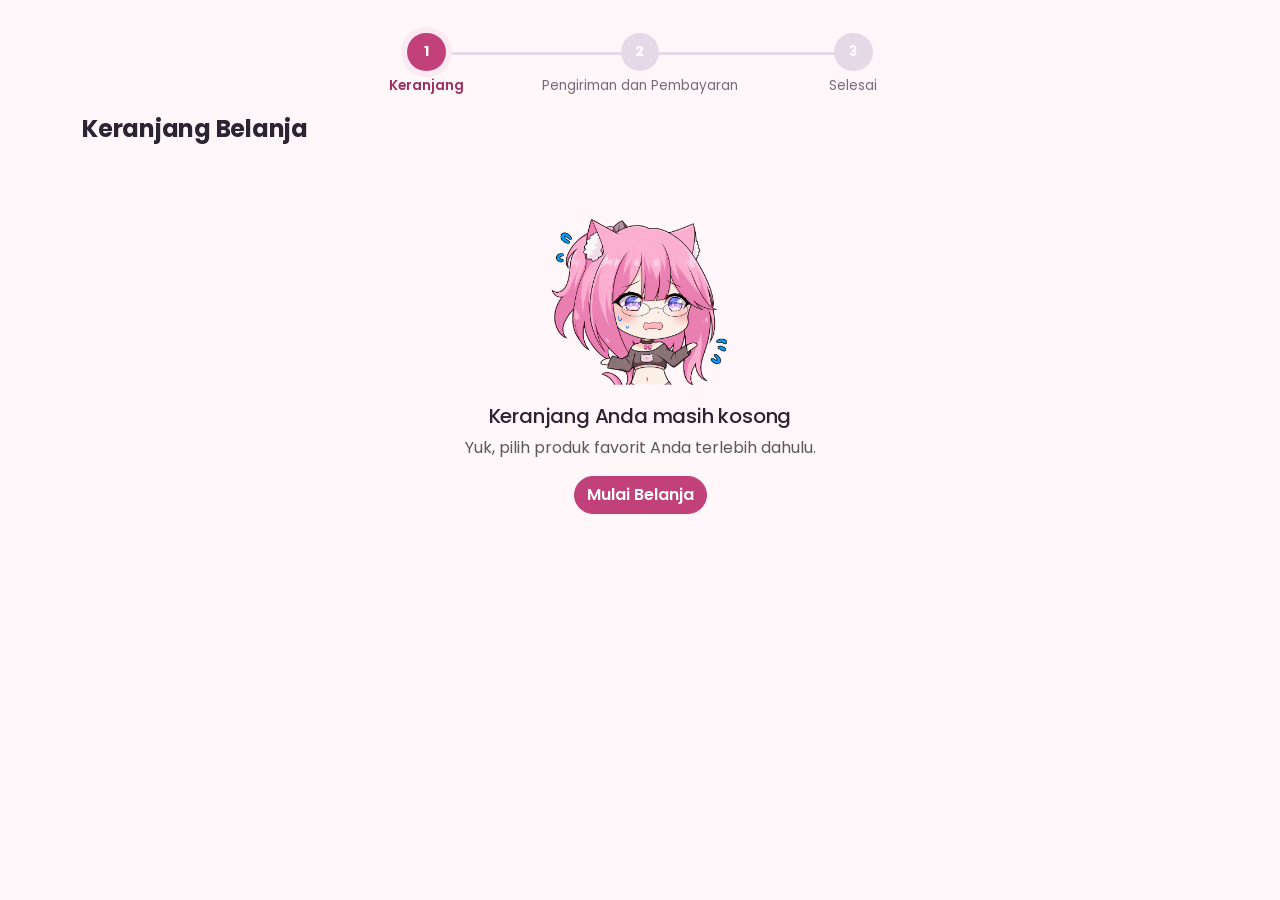
<file: keranjang.html>
<!DOCTYPE html>
<html lang="id">
<head>
  <meta charset="UTF-8">
  <meta name="viewport" content="width=device-width, initial-scale=1">
  <title>Keranjang - Nekoyo</title>
  <link href="https://cdn.jsdelivr.net/npm/bootstrap@5.3.3/dist/css/bootstrap.min.css" rel="stylesheet">
  <link href="https://cdn.jsdelivr.net/npm/bootstrap-icons@1.11.3/font/bootstrap-icons.min.css" rel="stylesheet">
  <link href="css/custom.css" rel="stylesheet">
    <meta name="theme-color" content="#C2417A">
  <link rel="icon" type="image/svg+xml" href="img/logo-ikon.svg">
  <link href="https://fonts.googleapis.com/css2?family=Poppins:wght@400;500;600;700&display=swap" rel="stylesheet">
  <link href="css/modern.css" rel="stylesheet">
  <script>try{var t=localStorage.getItem("tokoku_theme")||(matchMedia("(prefers-color-scheme: dark)").matches?"dark":"light");document.documentElement.setAttribute("data-bs-theme",t)}catch(e){}</script>
</head>
<body data-page="keranjang">
  <div id="navbar"></div>

  <main class="container my-4 page-fade">
    <div id="steps"></div>
    <h4 class="fw-bold mb-4">Keranjang Belanja</h4>
    <div id="cartContent"></div>
  </main>

  <div class="modal fade" id="removeItemModal" tabindex="-1" aria-labelledby="removeItemModalLabel" aria-hidden="true">
    <div class="modal-dialog modal-dialog-centered">
      <div class="modal-content">
        <div class="modal-header">
          <h5 class="modal-title" id="removeItemModalLabel">Hapus produk ?</h5>
        </div>
        <div class="modal-body" id="removeItemModalMessage"></div>
        <div class="modal-footer">
          <button type="button" class="btn btn-outline-secondary" data-bs-dismiss="modal">Batal</button>
          <button type="button" class="btn btn-danger" id="confirmRemoveItem">Hapus</button>
        </div>
      </div>
    </div>
  </div>

  <div id="footer"></div>

  <script src="https://cdn.jsdelivr.net/npm/bootstrap@5.3.3/dist/js/bootstrap.bundle.min.js"></script>
  <script src="js/data.js"></script>
  <script src="js/common.js"></script>
  <script src="js/keranjang.js"></script>
</body>
</html>
</file>
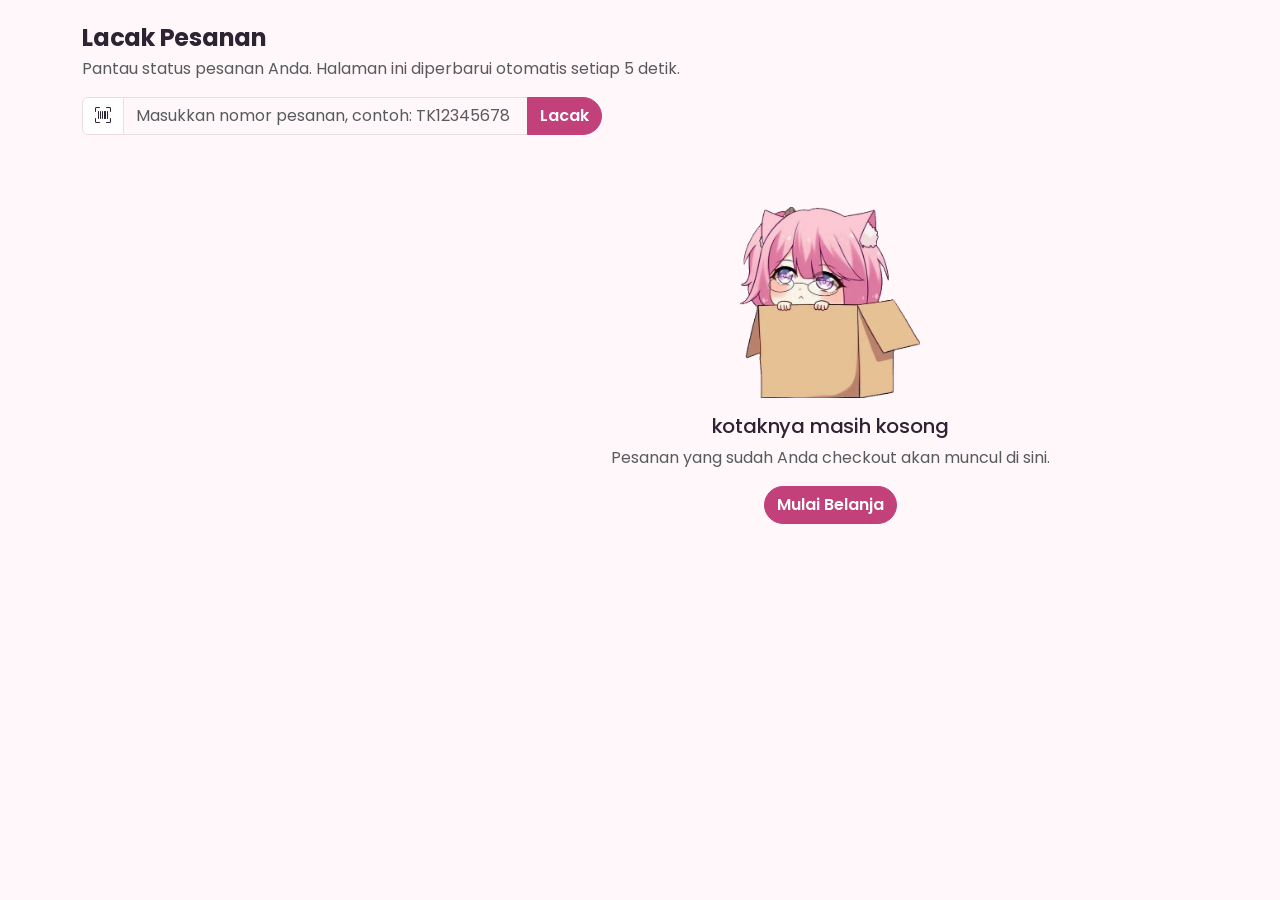
<file: lacak.html>
<!DOCTYPE html>
<html lang="id">
<head>
  <meta charset="UTF-8">
  <meta name="viewport" content="width=device-width, initial-scale=1">
  <title>Lacak Pesanan - Nekoyo</title>
  <link href="https://cdn.jsdelivr.net/npm/bootstrap@5.3.3/dist/css/bootstrap.min.css" rel="stylesheet">
  <link href="https://cdn.jsdelivr.net/npm/bootstrap-icons@1.11.3/font/bootstrap-icons.min.css" rel="stylesheet">
  <link href="css/custom.css" rel="stylesheet">
  <link href="css/lacak.css" rel="stylesheet">
    <meta name="theme-color" content="#C2417A">
  <link rel="icon" type="image/svg+xml" href="img/logo-ikon.svg">
  <link href="https://fonts.googleapis.com/css2?family=Poppins:wght@400;500;600;700&display=swap" rel="stylesheet">
  <link href="css/modern.css" rel="stylesheet">
  <script>try{var t=localStorage.getItem("tokoku_theme")||(matchMedia("(prefers-color-scheme: dark)").matches?"dark":"light");document.documentElement.setAttribute("data-bs-theme",t)}catch(e){}</script>
</head>
<body data-page="lacak">
  <main class="container my-4 page-fade">
    <h4 class="fw-bold mb-1">Lacak Pesanan</h4>
    <p class="text-muted">Pantau status pesanan Anda. Halaman ini diperbarui otomatis setiap 5 detik.</p>

    <form id="trackForm" class="input-group mb-4 track-search">
      <span class="input-group-text bg-white"><i class="bi bi-upc-scan"></i></span>
      <input type="text" class="form-control" id="trackInput" placeholder="Masukkan nomor pesanan, contoh: TK12345678" aria-label="Nomor pesanan">
      <button class="btn btn-primary" type="submit">Lacak</button>
    </form>

    <div class="row g-4">
      <div class="col-lg-4">
        <div id="orderList"></div>
      </div>
      <div class="col-lg-8">
        <div id="trackDetail" aria-live="polite"></div>
      </div>
    </div>
  </main>

  <div id="footer"></div>

  <script src="https://cdn.jsdelivr.net/npm/bootstrap@5.3.3/dist/js/bootstrap.bundle.min.js"></script>
  <script src="js/data.js"></script>
  <script src="js/common.js"></script>
  <script src="js/pesanan.js"></script>
  <script src="js/lacak.js"></script>
</body>
</html>
</file>
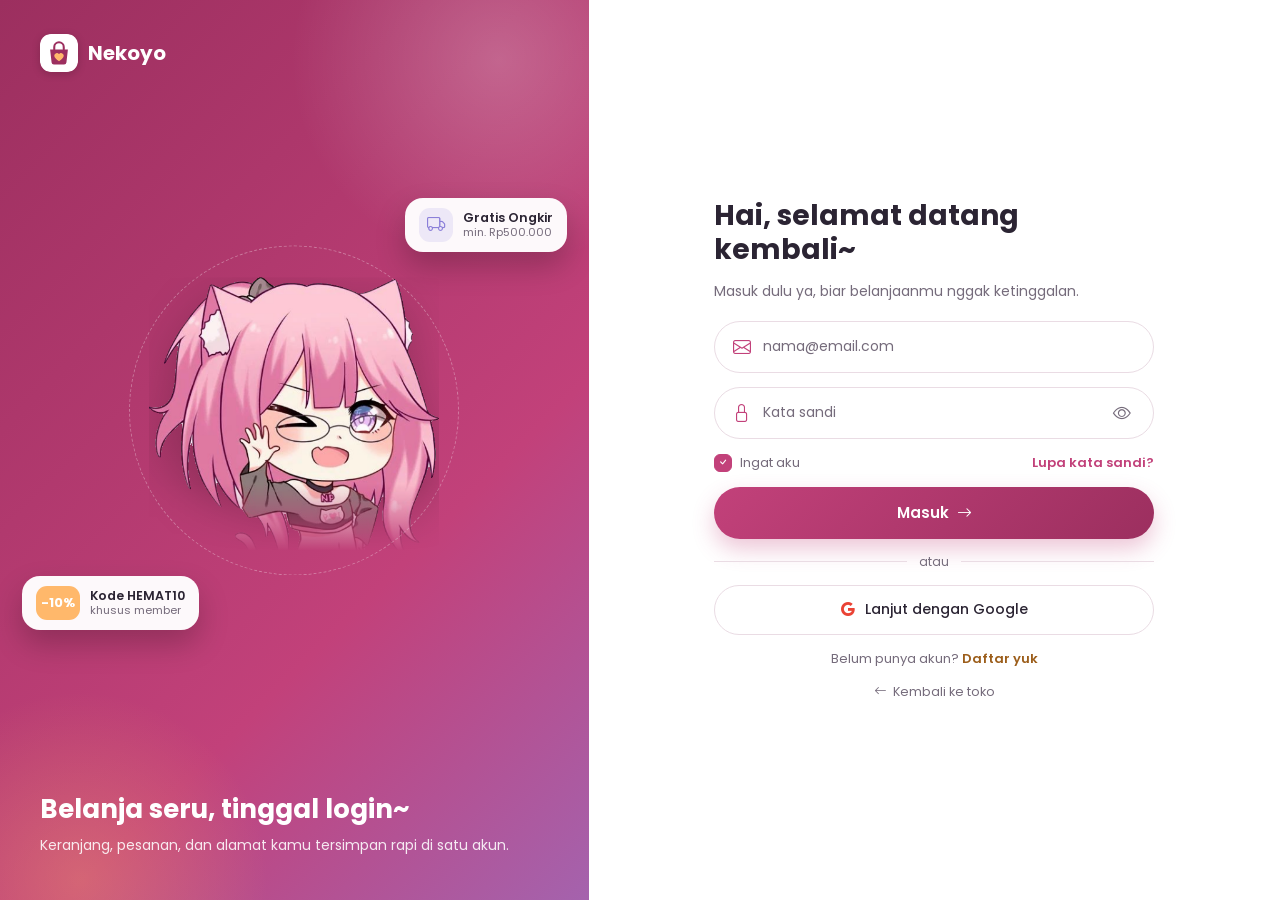
<file: login.html>
<!DOCTYPE html>
<html lang="id">
<head>
  <meta charset="UTF-8">
  <meta name="viewport" content="width=device-width, initial-scale=1">
  <title>Masuk - Nekoyo</title>
  <meta name="theme-color" content="#C2417A">
  <link rel="icon" type="image/svg+xml" href="img/logo-ikon.svg">
  <link href="https://fonts.googleapis.com/css2?family=Poppins:wght@400;500;600;700&display=swap" rel="stylesheet">
  <link href="https://cdn.jsdelivr.net/npm/bootstrap-icons@1.11.3/font/bootstrap-icons.min.css" rel="stylesheet">
  <link href="css/login.css" rel="stylesheet">
  <script>try{var t=localStorage.getItem("tokoku_theme")||(matchMedia("(prefers-color-scheme: dark)").matches?"dark":"light");document.documentElement.setAttribute("data-bs-theme",t)}catch(e){}</script>
</head>
<body data-page="login">
  <main class="login">
    <section class="login-panel" aria-hidden="true">
      <a class="login-logo" href="index.html" tabindex="-1">
        <svg viewBox="0 0 64 64" width="38" height="38"><rect width="64" height="64" rx="16" fill="#fff"/><path d="M24 26v-4a8 8 0 0 1 16 0v4" fill="none" stroke="#9C2F5F" stroke-width="3.5" stroke-linecap="round"/><path d="M17 26h30l-2.5 22a4 4 0 0 1-4 3.5H23.5a4 4 0 0 1-4-3.5z" fill="#9C2F5F"/><path d="M32 46c-5-3.6-8-6.4-8-9.6a4.4 4.4 0 0 1 8-2.4 4.4 4.4 0 0 1 8 2.4c0 3.2-3 6-8 9.6z" fill="#FFB86B"/></svg>
        <span>Nekoyo</span>
      </a>
      <div class="panel-ring"></div>
      <img class="char char-desktop" src="img/4.png" alt="">
      <img class="char char-mobile" src="img/2.png" alt="">
      <div class="bubble">Masuk di sini ya~</div>
      <div class="chip chip-ongkir">
        <span class="chip-icon"><i class="bi bi-truck"></i></span>
        <div>Gratis Ongkir<small>min. Rp500.000</small></div>
      </div>
      <div class="chip chip-promo">
        <span class="chip-icon chip-icon-orange">-10%</span>
        <div>Kode HEMAT10<small>khusus member</small></div>
      </div>
      <div class="panel-copy">
        <h2>Belanja seru, tinggal login~</h2>
        <p>Keranjang, pesanan, dan alamat kamu tersimpan rapi di satu akun.</p>
      </div>
    </section>

    <section class="login-form">
      <div class="sheet-grab"></div>
      <div class="form-wrap">
        <h1 id="judul">Hai, selamat datang kembali~</h1>
        <p class="sub" id="subjudul">Masuk dulu ya, biar belanjaanmu nggak ketinggalan.</p>

        <div class="alert-box" id="alertBox" role="alert" hidden></div>

        <form id="loginForm" novalidate>
          <div class="field-group" id="grupNama" hidden>
            <label class="field" for="nama">
              <i class="bi bi-person"></i>
              <input type="text" id="nama" name="nama" placeholder="Nama lengkap" autocomplete="name">
            </label>
            <div class="field-error" data-for="nama"></div>
          </div>

          <div class="field-group">
            <label class="field" for="email">
              <i class="bi bi-envelope"></i>
              <input type="email" id="email" name="email" placeholder="nama@email.com" autocomplete="email" inputmode="email">
            </label>
            <div class="field-error" data-for="email"></div>
          </div>

          <div class="field-group">
            <label class="field" for="sandi">
              <i class="bi bi-lock"></i>
              <input type="password" id="sandi" name="sandi" placeholder="Kata sandi" autocomplete="current-password">
              <button type="button" class="eye" id="toggleSandi" aria-label="Tampilkan kata sandi"><i class="bi bi-eye"></i></button>
            </label>
            <div class="field-error" data-for="sandi"></div>
          </div>

          <div class="row-opsi" id="barisOpsi">
            <label class="cek">
              <input type="checkbox" id="ingat" checked>
              <span class="kotak"><i class="bi bi-check"></i></span>
              Ingat aku
            </label>
            <button type="button" class="link-btn" id="lupaSandi">Lupa kata sandi?</button>
          </div>

          <button type="submit" class="btn-main" id="tombolKirim">
            <span id="teksKirim">Masuk</span>
            <i class="bi bi-arrow-right"></i>
          </button>
        </form>

        <div class="atau"><span>atau</span></div>

        <button type="button" class="btn-ghost" id="tombolGoogle">
          <i class="bi bi-google"></i>Lanjut dengan Google
        </button>

        <p class="foot"><span id="teksGanti">Belum punya akun?</span> <button type="button" class="link-btn link-orange" id="tombolGanti">Daftar yuk</button></p>
        <a class="kembali" href="index.html"><i class="bi bi-arrow-left"></i>Kembali ke toko</a>
      </div>
    </section>
  </main>

  <div class="google-demo-overlay" id="googleDemoModal" hidden>
    <section class="google-demo-dialog" role="dialog" aria-modal="true" aria-labelledby="googleDemoTitle" aria-describedby="googleDemoMessage">
      <img src="img/7.png" alt="">
      <h2 id="googleDemoTitle">Login dengan Google</h2>
      <p id="googleDemoMessage">Login dengan Google belum tersedia di versi demo ya~</p>
      <button type="button" class="btn-main google-demo-close" id="closeGoogleDemo">Oke, mengerti</button>
    </section>
  </div>

  <script src="js/login.js"></script>
</body>
</html>
</file>
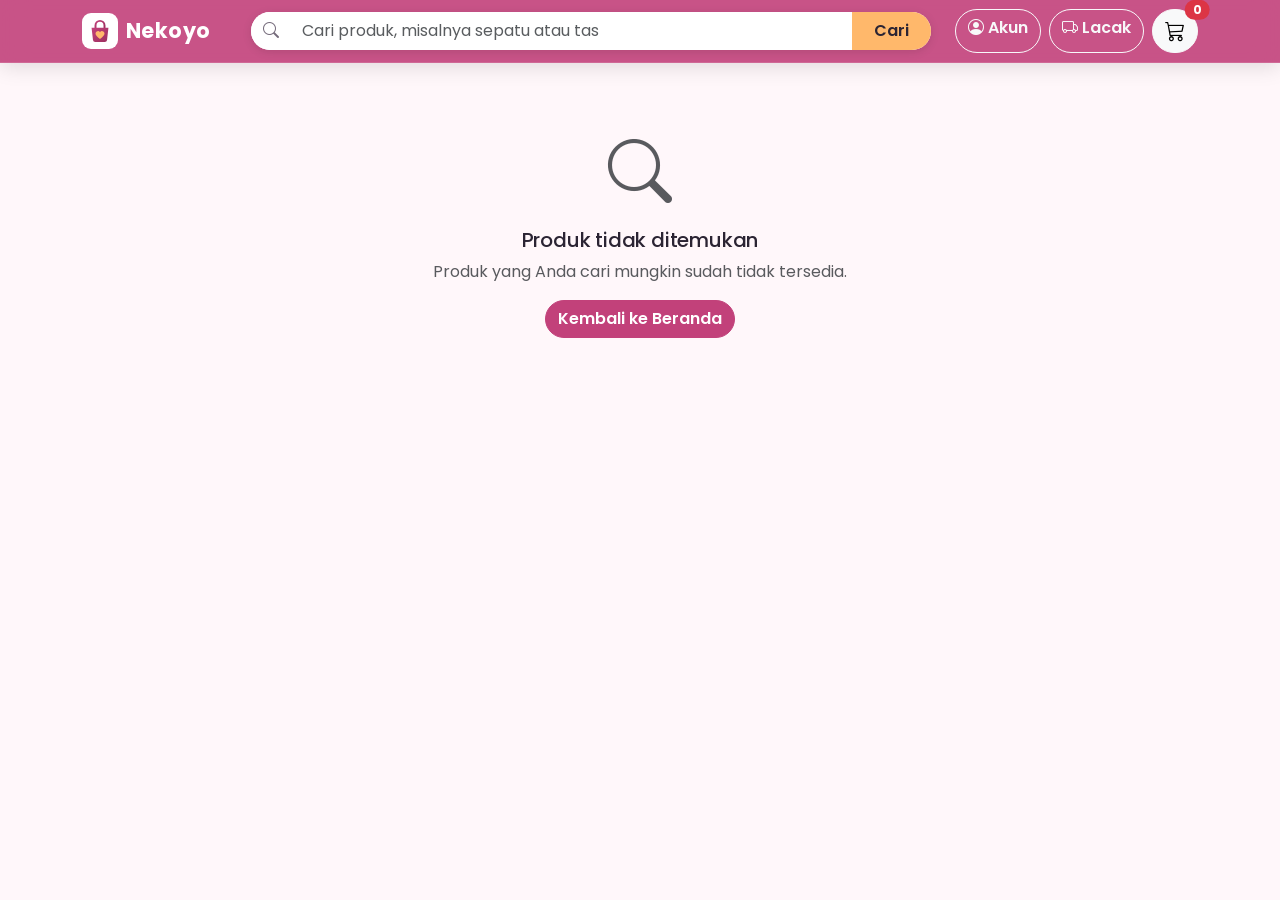
<file: produk.html>
<!DOCTYPE html>
<html lang="id">
<head>
  <meta charset="UTF-8">
  <meta name="viewport" content="width=device-width, initial-scale=1">
  <title>Detail Produk - Nekoyo</title>
  <link href="https://cdn.jsdelivr.net/npm/bootstrap@5.3.3/dist/css/bootstrap.min.css" rel="stylesheet">
  <link href="https://cdn.jsdelivr.net/npm/bootstrap-icons@1.11.3/font/bootstrap-icons.min.css" rel="stylesheet">
  <link href="css/custom.css" rel="stylesheet">
    <meta name="theme-color" content="#C2417A">
  <link rel="icon" type="image/svg+xml" href="img/logo-ikon.svg">
  <link href="https://fonts.googleapis.com/css2?family=Poppins:wght@400;500;600;700&display=swap" rel="stylesheet">
  <link href="css/modern.css" rel="stylesheet">
  <script>try{var t=localStorage.getItem("tokoku_theme")||(matchMedia("(prefers-color-scheme: dark)").matches?"dark":"light");document.documentElement.setAttribute("data-bs-theme",t)}catch(e){}</script>
</head>
<body data-page="produk">
  <div id="navbar"></div>

  <main class="container my-4 page-fade">
    <div id="detailContent"></div>
    <section class="mt-5 d-none" id="relatedSection">
      <h5 class="fw-bold mb-3">Produk Serupa</h5>
      <div class="row g-4" id="relatedGrid"></div>
    </section>
  </main>

  <div id="footer"></div>

  <script src="https://cdn.jsdelivr.net/npm/bootstrap@5.3.3/dist/js/bootstrap.bundle.min.js"></script>
  <script src="js/data.js"></script>
  <script src="js/common.js"></script>
  <script src="js/produk.js"></script>
</body>
</html>
</file>
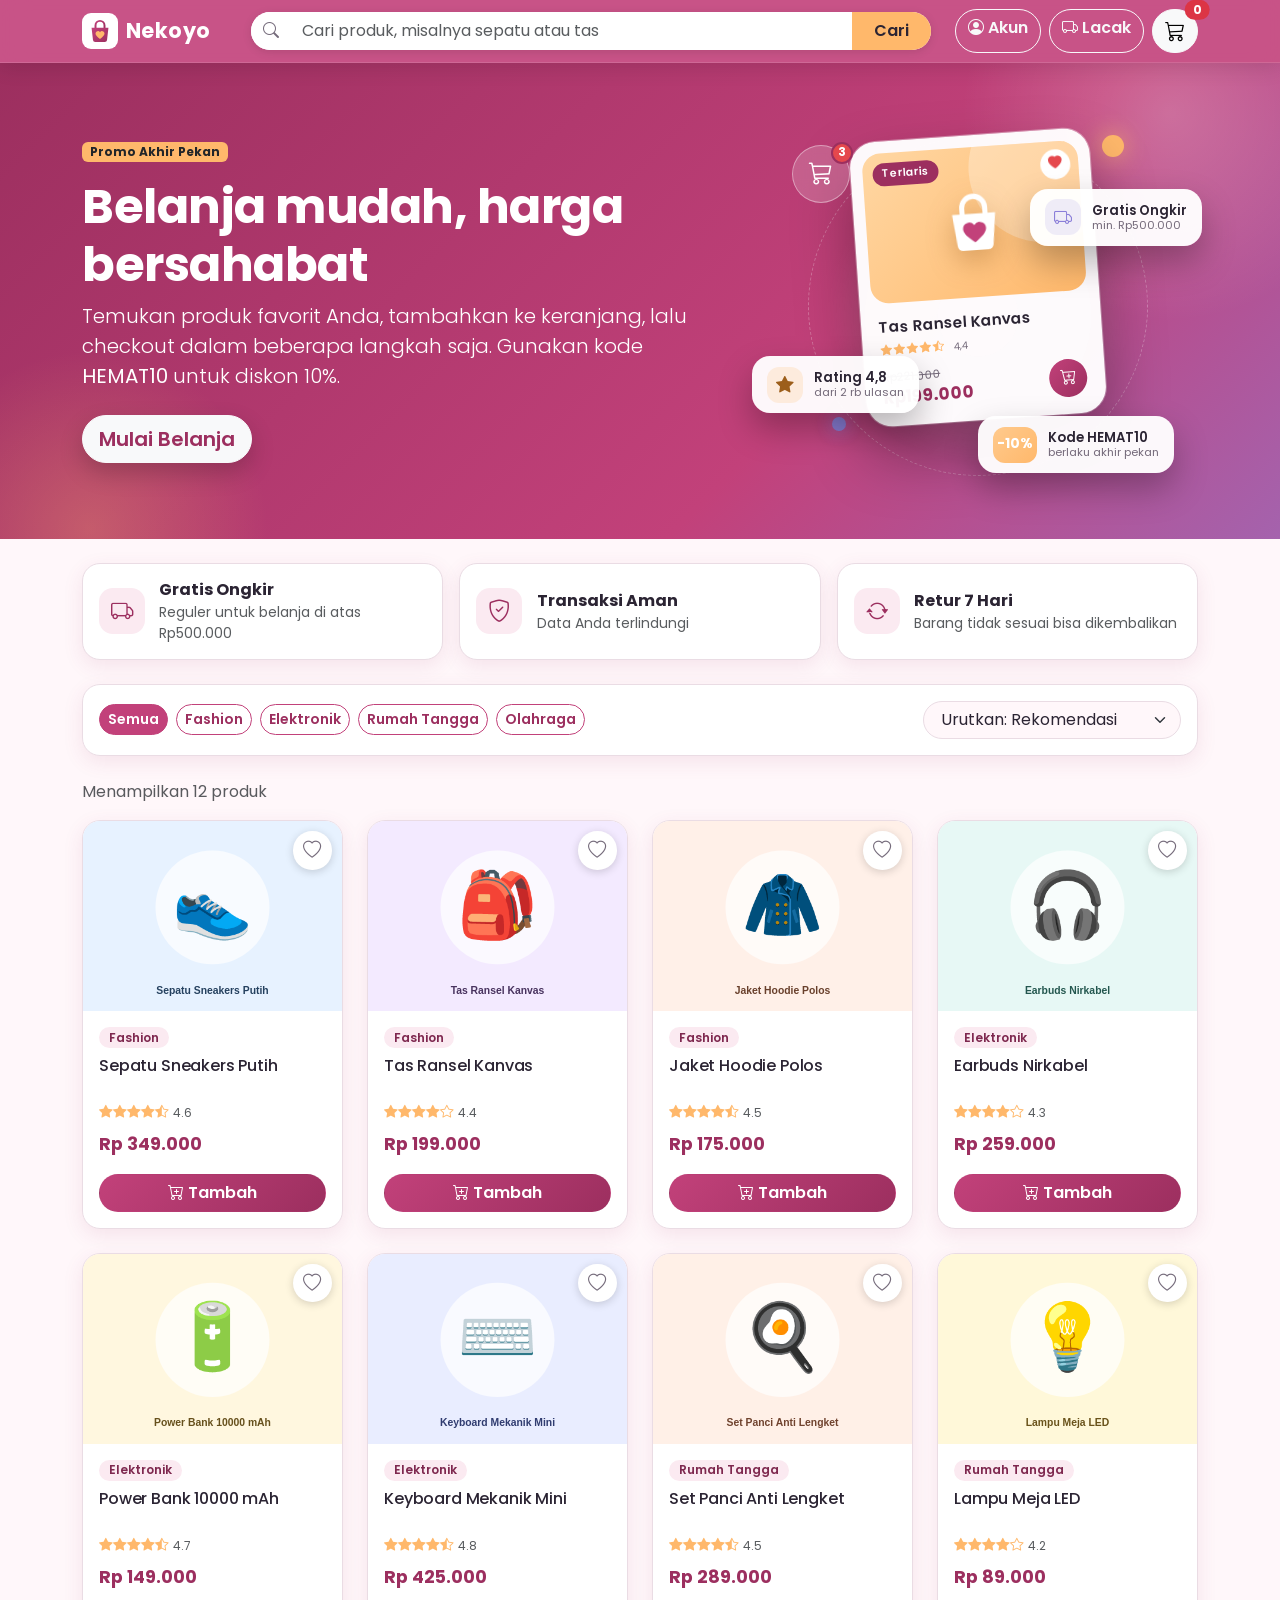
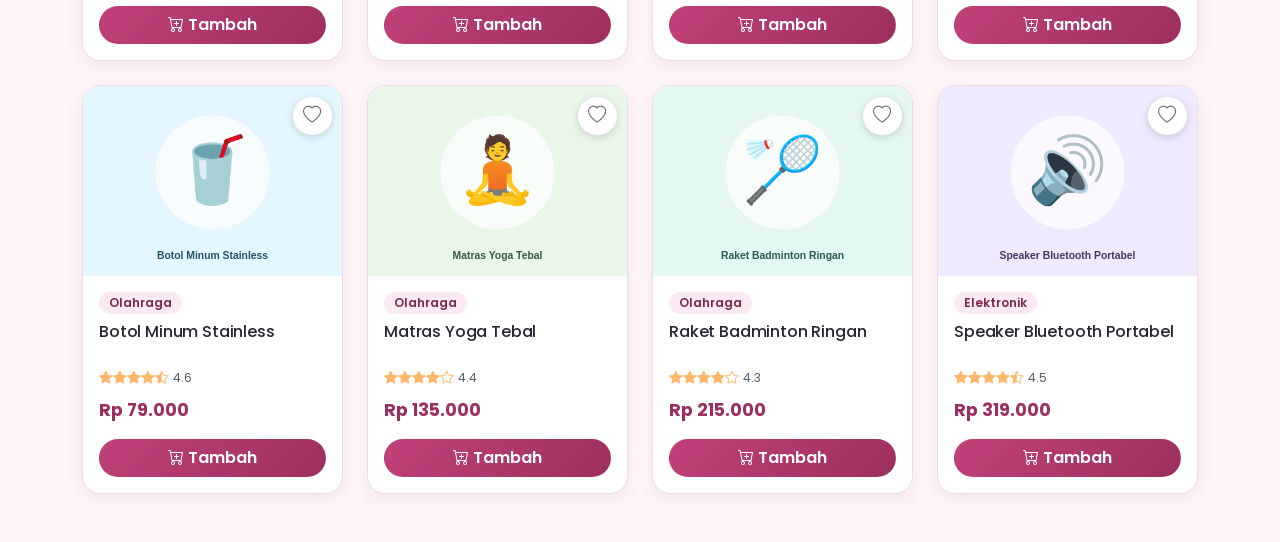
<file: sukses.html>
<!DOCTYPE html>
<html lang="id">
<head>
  <meta charset="UTF-8">
  <meta name="viewport" content="width=device-width, initial-scale=1">
  <title>Pesanan Berhasil - Nekoyo</title>
  <link href="https://cdn.jsdelivr.net/npm/bootstrap@5.3.3/dist/css/bootstrap.min.css" rel="stylesheet">
  <link href="https://cdn.jsdelivr.net/npm/bootstrap-icons@1.11.3/font/bootstrap-icons.min.css" rel="stylesheet">
  <link href="css/custom.css" rel="stylesheet">
    <meta name="theme-color" content="#C2417A">
  <link rel="icon" type="image/svg+xml" href="img/logo-ikon.svg">
  <link href="https://fonts.googleapis.com/css2?family=Poppins:wght@400;500;600;700&display=swap" rel="stylesheet">
  <link href="css/modern.css" rel="stylesheet">
  <script>try{var t=localStorage.getItem("tokoku_theme")||(matchMedia("(prefers-color-scheme: dark)").matches?"dark":"light");document.documentElement.setAttribute("data-bs-theme",t)}catch(e){}</script>
</head>
<body data-page="sukses">
  <div id="navbar"></div>

  <main class="container my-4 page-fade">
    <div id="steps"></div>
    <div id="successContent"></div>
  </main>

  <div id="footer"></div>

  <script src="https://cdn.jsdelivr.net/npm/bootstrap@5.3.3/dist/js/bootstrap.bundle.min.js"></script>
  <script src="js/data.js"></script>
  <script src="js/common.js"></script>
  <script src="js/pesanan.js"></script>
  <script src="js/sukses.js"></script>
</body>
</html>
</file>
<file: css/custom.css>
:root {
  --brand-dark: #9c2f5f;
  --brand-main: #c2417a;
  --brand-soft: #fbeaf1;
}

body {
  background-color: var(--bg, #fff7fa);
}

.text-brand {
  color: var(--brand-main);
}

.app-navbar {
  background-color: var(--brand-main);
  box-shadow: 0 2px 8px rgba(0, 0, 0, 0.15);
}

.hero-section {
  background: linear-gradient(135deg, var(--brand-dark), var(--brand-main));
}

.hero-icon {
  font-size: 12rem;
  opacity: 0.25;
}

.feature-box {
  display: flex;
  align-items: center;
  gap: 0.9rem;
  background-color: #ffffff;
  border-radius: 0.75rem;
  padding: 0.9rem 1rem;
  box-shadow: 0 1px 4px rgba(0, 0, 0, 0.08);
}

.feature-box i {
  font-size: 1.8rem;
  color: var(--brand-main);
}

.filter-bar {
  background-color: var(--surface, #ffffff);
  border-radius: 0.75rem;
  padding: 1rem;
  box-shadow: 0 1px 4px rgba(0, 0, 0, 0.08);
}

.btn-outline-primary {
  --bs-btn-color: var(--brand-main);
  --bs-btn-border-color: var(--brand-main);
  --bs-btn-hover-bg: var(--brand-main);
  --bs-btn-hover-border-color: var(--brand-main);
  --bs-btn-active-bg: var(--brand-main);
  --bs-btn-active-border-color: var(--brand-main);
}

.btn-primary {
  --bs-btn-bg: var(--brand-main);
  --bs-btn-border-color: var(--brand-main);
  --bs-btn-hover-bg: var(--brand-dark);
  --bs-btn-hover-border-color: var(--brand-dark);
  --bs-btn-active-bg: var(--brand-dark);
  --bs-btn-active-border-color: var(--brand-dark);
  --bs-btn-disabled-bg: var(--brand-main);
  --bs-btn-disabled-border-color: var(--brand-main);
}

.product-card {
  border: 0;
  border-radius: 0.75rem;
  overflow: hidden;
  transition: transform 0.2s ease, box-shadow 0.2s ease;
  animation: fadeInUp 0.35s ease both;
}

.product-card:hover {
  transform: translateY(-6px);
  box-shadow: 0 10px 24px rgba(156, 47, 95, 0.18);
}

.product-card img {
  height: 180px;
  object-fit: cover;
}

.product-link {
  color: inherit;
  text-decoration: none;
}

.product-link:hover {
  color: var(--brand-main);
}

.product-price {
  color: var(--brand-dark);
  font-weight: 700;
  font-size: 1.1rem;
}

.rating-stars {
  color: var(--accent, #ffb86b);
  font-size: 0.85rem;
}

.category-badge {
  background-color: var(--brand-soft);
  color: var(--brand-dark);
}

.badge-bump {
  animation: bump 0.4s ease;
}

.page-fade {
  animation: fadeInUp 0.4s ease both;
}

.detail-img {
  width: 100%;
  border-radius: 0.75rem;
  object-fit: cover;
  max-height: 420px;
}

.detail-price {
  color: var(--brand-dark);
  font-size: 1.8rem;
  font-weight: 700;
}

.qty-control {
  display: inline-flex;
  align-items: center;
  border: 1px solid #ced4da;
  border-radius: 0.5rem;
  overflow: hidden;
  background-color: #ffffff;
}

.qty-control button {
  border: 0;
  background-color: transparent;
  width: 2.4rem;
  height: 2.4rem;
  font-size: 1.1rem;
}

.qty-control button:hover {
  background-color: var(--brand-soft);
}

.qty-control span {
  min-width: 2.6rem;
  text-align: center;
  font-weight: 600;
}

.cart-item {
  border: 1px solid var(--border, #dee2e6);
  border-radius: 0.75rem;
  animation: fadeInUp 0.3s ease both;
}

.cart-item .card-body {
  padding: 1rem 1.15rem;
}

.cart-item-info {
  min-width: 0;
}

.cart-item-info .product-link {
  display: inline-block;
  overflow-wrap: anywhere;
}

.cart-item-total {
  min-width: 110px;
  white-space: nowrap;
}

.cart-item-actions {
  flex-wrap: nowrap;
}

.cart-summary-card {
  border: 1px solid var(--border) !important;
}

.cart-item img {
  width: 90px;
  height: 90px;
  object-fit: cover;
  border-radius: 0.5rem;
}

.sticky-summary {
  position: sticky;
  top: 5.5rem;
}

.option-box {
  border: 1px solid #dee2e6;
  border-radius: 0.5rem;
  padding: 0.75rem 0.75rem 0.75rem 2.2rem;
}

.option-box:has(input:checked) {
  border-color: var(--brand-main);
  background-color: var(--brand-soft);
}

.form-check-input:checked {
  background-color: var(--brand-main);
  border-color: var(--brand-main);
}

.form-control:focus,
.form-select:focus {
  border-color: var(--brand-main);
  box-shadow: 0 0 0 0.2rem rgba(194, 65, 122, 0.2);
}

.step-list {
  display: flex;
  justify-content: space-between;
  list-style: none;
  padding: 0;
  margin: 0 auto 1.8rem;
  max-width: 640px;
  position: relative;
}

.step-list::before {
  content: "";
  position: absolute;
  top: 1.05rem;
  left: 10%;
  right: 10%;
  height: 3px;
  background-color: var(--step-off, #e5d9e7);
}

.step-item {
  position: relative;
  flex: 1;
  text-align: center;
  font-size: 0.85rem;
  color: var(--muted, #756b7b);
}

.step-dot {
  display: inline-flex;
  align-items: center;
  justify-content: center;
  width: 2.1rem;
  height: 2.1rem;
  border-radius: 50%;
  background-color: var(--step-off, #e5d9e7);
  color: #ffffff;
  font-weight: 700;
  margin-bottom: 0.3rem;
  position: relative;
  z-index: 1;
}

.step-label {
  display: block;
}

.step-item.active {
  color: var(--brand-dark);
  font-weight: 600;
}

.step-item.active .step-dot,
.step-item.done .step-dot {
  background-color: var(--brand-main);
}

.success-icon {
  font-size: 5rem;
  color: var(--success, #2e9e7e);
  animation: pop 0.5s ease both;
}

.app-footer {
  background-color: var(--brand-dark);
}

@keyframes fadeInUp {
  from {
    opacity: 0;
    transform: translateY(12px);
  }
  to {
    opacity: 1;
    transform: translateY(0);
  }
}

@keyframes bump {
  0% { transform: translate(-50%, -50%) scale(1); }
  50% { transform: translate(-50%, -50%) scale(1.5); }
  100% { transform: translate(-50%, -50%) scale(1); }
}

@keyframes pop {
  0% { transform: scale(0.4); opacity: 0; }
  70% { transform: scale(1.15); opacity: 1; }
  100% { transform: scale(1); }
}

@media (prefers-reduced-motion: reduce) {
  * {
    animation: none !important;
    transition: none !important;
  }
}
</file>
<file: css/modern.css>
:root,
[data-bs-theme="light"] {
  --brand-main: #c2417a;
  --brand-dark: #9c2f5f;
  --brand-soft: #fbeaf1;
  --secondary: #8b7fd9;
  --accent: #ffb86b;
  --bg: #fff7fa;
  --surface: #ffffff;
  --text: #2b2433;
  --muted: #756b7b;
  --border: #eadce4;
  --step-off: #e5d9e7;
  --price: #9c2f5f;
  --on-soft: #7e284f;
  --on-brand: #ffffff;
  --success: #2e9e7e;
  --success-soft: rgba(46, 158, 126, 0.14);
  --success-border: #b8e5d5;
  --success-text: #206b57;
  --warning-soft: #fff0de;
  --warning-border: #f2d2ad;
  --warning-text: #754715;
  --nav-bg: rgba(194, 65, 122, 0.9);
  --nav-solid: rgba(255, 247, 250, 0.94);
  --radius: 18px;
  --shadow: 0 6px 20px rgba(156, 47, 95, 0.1);
  --shadow-hover: 0 14px 30px rgba(156, 47, 95, 0.2);
  --bs-body-font-family: "Poppins", system-ui, -apple-system, "Segoe UI", sans-serif;
  --bs-body-color: var(--text);
  --bs-body-bg: var(--bg);
  --bs-border-color: var(--border);
  --bs-primary: #c2417a;
  --bs-primary-rgb: 194, 65, 122;
  --bs-primary-text-emphasis: #7e284f;
  --bs-primary-bg-subtle: #fbeaf1;
  --bs-primary-border-subtle: #efc8d8;
  --bs-secondary: #8b7fd9;
  --bs-secondary-rgb: 139, 127, 217;
  --bs-secondary-text-emphasis: #51468f;
  --bs-secondary-bg-subtle: #f0edff;
  --bs-secondary-border-subtle: #d7d0f7;
  --bs-success: #2e9e7e;
  --bs-success-rgb: 46, 158, 126;
  --bs-success-text-emphasis: #206b57;
  --bs-success-bg-subtle: #e4f6ef;
  --bs-success-border-subtle: #b8e5d5;
  --bs-warning: #ffb86b;
  --bs-warning-rgb: 255, 184, 107;
  --bs-warning-text-emphasis: #754715;
  --bs-warning-bg-subtle: #fff0de;
  --bs-warning-border-subtle: #f2d2ad;
  --bs-link-color: #c2417a;
  --bs-link-hover-color: #9c2f5f;
}

[data-bs-theme="dark"] {
  --brand-soft: rgba(194, 65, 122, 0.18);
  --bg: #1b1620;
  --surface: #27202d;
  --text: #f6edf2;
  --muted: #b5a7b5;
  --border: #453744;
  --step-off: #4a3b4b;
  --price: #e99ab8;
  --on-soft: #f1bfd3;
  --success-soft: rgba(46, 158, 126, 0.18);
  --success-border: rgba(46, 158, 126, 0.42);
  --success-text: #78d7b8;
  --warning-soft: rgba(255, 184, 107, 0.16);
  --warning-border: rgba(255, 184, 107, 0.4);
  --warning-text: #ffd29b;
  --nav-bg: rgba(27, 22, 32, 0.88);
  --nav-solid: rgba(39, 32, 45, 0.94);
  --shadow: 0 6px 22px rgba(0, 0, 0, 0.35);
  --shadow-hover: 0 14px 32px rgba(0, 0, 0, 0.55);
  --bs-body-color: var(--text);
  --bs-body-bg: var(--bg);
  --bs-border-color: var(--border);
  --bs-primary: #c2417a;
  --bs-primary-rgb: 194, 65, 122;
  --bs-primary-text-emphasis: #f1bfd3;
  --bs-primary-bg-subtle: #39202d;
  --bs-primary-border-subtle: #6b354e;
  --bs-secondary: #8b7fd9;
  --bs-secondary-rgb: 139, 127, 217;
  --bs-secondary-text-emphasis: #c4bbff;
  --bs-secondary-bg-subtle: #302a4a;
  --bs-secondary-border-subtle: #514778;
  --bs-success: #2e9e7e;
  --bs-success-rgb: 46, 158, 126;
  --bs-success-text-emphasis: #78d7b8;
  --bs-success-bg-subtle: #16342c;
  --bs-success-border-subtle: rgba(46, 158, 126, 0.42);
  --bs-warning: #ffb86b;
  --bs-warning-rgb: 255, 184, 107;
  --bs-warning-text-emphasis: #ffd29b;
  --bs-warning-bg-subtle: #392b1d;
  --bs-warning-border-subtle: rgba(255, 184, 107, 0.4);
  --bs-link-color: #e99ab8;
  --bs-link-hover-color: #f1bfd3;
}

html {
  scroll-behavior: smooth;
}

body {
  background-color: var(--bg);
  color: var(--text);
  transition: background-color 0.3s ease, color 0.3s ease;
  -webkit-tap-highlight-color: transparent;
}

h1, h2, h3, h4, h5, h6 {
  letter-spacing: -0.01em;
}

.shadow-sm {
  box-shadow: var(--shadow) !important;
}

.card {
  --bs-card-bg: var(--surface);
  --bs-card-color: var(--text);
  border-radius: var(--radius);
}

.empty-state-image {
  display: block;
  width: min(100%, 180px);
  height: auto;
  margin: 0 auto;
}

.checkout-login-required {
  min-height: 70vh;
  display: flex;
  align-items: center;
  justify-content: center;
}

#checkoutLoginNotice {
  width: 100%;
  margin: 0;
}

.checkout-login-image {
  display: block;
  width: min(100%, 220px);
  max-height: 220px;
  object-fit: contain;
  margin: 0 auto 1.25rem;
}

.confetti-canvas {
  position: fixed;
  inset: 0;
  z-index: 1080;
  width: 100%;
  height: 100%;
  pointer-events: none;
}

.btn {
  border-radius: 999px;
  font-weight: 600;
  transition: transform 0.15s ease, box-shadow 0.2s ease, background-color 0.2s ease, filter 0.2s ease;
}

.btn:active {
  transform: scale(0.96);
}

.btn-primary {
  --bs-btn-color: var(--on-brand);
  --bs-btn-hover-color: var(--on-brand);
  --bs-btn-active-color: var(--on-brand);
  --bs-btn-disabled-color: var(--on-brand);
}

.btn-outline-primary {
  --bs-btn-color: var(--price);
  --bs-btn-hover-color: var(--on-brand);
  --bs-btn-active-color: var(--on-brand);
}

.btn-primary.btn-lg,
.add-to-cart {
  background-image: linear-gradient(135deg, var(--brand-main), var(--brand-dark));
  border-color: transparent;
}

.btn-secondary {
  --bs-btn-color: #2b2433;
  --bs-btn-bg: var(--secondary);
  --bs-btn-border-color: var(--secondary);
  --bs-btn-hover-color: #2b2433;
  --bs-btn-hover-bg: #9b90e2;
  --bs-btn-hover-border-color: #9b90e2;
  --bs-btn-active-color: #2b2433;
  --bs-btn-active-bg: #a79de8;
  --bs-btn-active-border-color: #a79de8;
}

.btn-outline-secondary {
  --bs-btn-color: var(--secondary);
  --bs-btn-border-color: var(--secondary);
  --bs-btn-hover-bg: var(--secondary);
  --bs-btn-hover-border-color: var(--secondary);
  --bs-btn-active-bg: var(--secondary);
  --bs-btn-active-border-color: var(--secondary);
}

.btn-primary:hover,
.add-to-cart:hover {
  filter: brightness(1.08);
  box-shadow: 0 8px 18px rgba(156, 47, 95, 0.25);
}

.cart-added-modal .modal-content {
  border: 0;
  border-radius: var(--radius);
  background-color: color-mix(in srgb, var(--surface) 84%, transparent);
  color: var(--text);
}

.cart-added-notice-active .modal-backdrop.show {
  opacity: 0.12;
}

.cart-added-check {
  display: inline-flex;
  align-items: center;
  justify-content: center;
  width: 4rem;
  height: 4rem;
  border-radius: 50%;
  background-color: var(--success-soft);
  color: var(--success);
  font-size: 2rem;
}

.cart-added-check.favorite-added-heart {
  background-color: var(--brand-soft);
  color: var(--brand-main);
}

.voucher-success-check {
  display: inline-flex;
  flex: 0 0 2rem;
  align-items: center;
  justify-content: center;
  width: 2rem;
  height: 2rem;
  border-radius: 50%;
  background-color: var(--success);
  color: #fff;
}

.voucher-success-check.is-animated {
  animation: voucher-check-pop 0.55s cubic-bezier(0.2, 0.8, 0.2, 1) both;
}

@keyframes voucher-check-pop {
  0% { opacity: 0; transform: scale(0.3); }
  70% { opacity: 1; transform: scale(1.15); }
  100% { transform: scale(1); }
}

.btn-link {
  --bs-btn-color: var(--price);
}

.input-group > .btn {
  border-top-left-radius: 0;
  border-bottom-left-radius: 0;
}

.input-group > .form-control:first-child {
  border-top-left-radius: 999px;
  border-bottom-left-radius: 999px;
  padding-left: 1.1rem;
}

.form-control,
.form-select {
  border-radius: 12px;
  border-color: var(--border);
  transition: border-color 0.2s ease, box-shadow 0.2s ease;
}

#sortSelect {
  border-radius: 999px;
  padding-left: 1.1rem;
}

.app-navbar {
  background-color: var(--nav-bg);
  -webkit-backdrop-filter: blur(14px);
  backdrop-filter: blur(14px);
  border-bottom: 1px solid rgba(255, 255, 255, 0.12);
  box-shadow: 0 4px 20px rgba(0, 0, 0, 0.12);
}

[data-bs-theme="dark"] .app-navbar {
  border-bottom-color: var(--border);
}

.app-navbar .navbar-brand {
  letter-spacing: 0.02em;
  font-size: 1.3rem;
}

.app-navbar .input-group {
  border-radius: 999px;
  overflow: hidden;
  background-color: var(--surface);
  box-shadow: 0 2px 10px rgba(0, 0, 0, 0.12);
}

.app-navbar .bg-white,
.app-navbar .form-control {
  background-color: var(--surface) !important;
  color: var(--text);
}

.app-navbar .input-group-text {
  color: var(--muted);
}

.app-navbar .form-control:focus {
  box-shadow: none;
}

.product-search-bar .input-group {
  overflow: hidden;
  border: 1px solid var(--border);
  border-radius: 999px;
  background-color: var(--surface);
  box-shadow: var(--shadow);
  transition: border-color 0.2s ease, box-shadow 0.2s ease;
}

.product-search-bar .input-group:focus-within {
  border-color: var(--brand-main);
  box-shadow: 0 0 0 0.2rem rgba(194, 65, 122, 0.14);
}

.product-search-bar .input-group-text,
.product-search-bar .form-control {
  border: 0;
  background-color: transparent !important;
  color: var(--text);
}

.product-search-bar .input-group-text {
  padding-left: 1.1rem;
  color: var(--brand-main);
}

.product-search-bar .form-control {
  min-height: 3.25rem;
  padding-inline: 0.25rem 1.1rem;
  box-shadow: none;
}

.product-search-bar .form-control::placeholder {
  color: var(--muted);
  opacity: 1;
}

.app-navbar .btn-warning {
  background-color: var(--accent);
  border-color: var(--accent);
  color: #2b2433;
  border-radius: 0;
  padding-inline: 1.3rem;
}

.hero-section {
  position: relative;
  overflow: hidden;
  background: linear-gradient(135deg, var(--brand-dark) 0%, var(--brand-main) 65%, var(--secondary) 130%);
}

[data-bs-theme="dark"] .hero-section {
  background: linear-gradient(135deg, #1b1620 0%, var(--brand-dark) 65%, #583c70 120%);
}

.hero-section::before {
  content: "";
  position: absolute;
  width: 420px;
  height: 420px;
  border-radius: 50%;
  top: -160px;
  right: -100px;
  background: radial-gradient(circle, rgba(255, 255, 255, 0.22), transparent 70%);
}

.hero-section::after {
  content: "";
  position: absolute;
  width: 360px;
  height: 360px;
  border-radius: 50%;
  bottom: -170px;
  left: -90px;
  background: radial-gradient(circle, rgba(255, 184, 107, 0.28), transparent 70%);
}

.hero-section .container {
  position: relative;
  z-index: 1;
}

.hero-icon {
  animation: floaty 4s ease-in-out infinite;
}

.hero-section .btn-light {
  color: var(--brand-dark);
  box-shadow: 0 10px 24px rgba(0, 0, 0, 0.2);
}

.feature-box,
.filter-bar {
  background-color: var(--surface);
  border: 1px solid var(--border);
  border-radius: var(--radius);
  box-shadow: var(--shadow);
}

.feature-box {
  transition: transform 0.2s ease;
}

.benefit-slide {
  display: flex;
}

.benefit-box {
  width: 100%;
  height: 100%;
}

.feature-box:hover {
  transform: translateY(-3px);
}

.feature-box i {
  display: inline-flex;
  align-items: center;
  justify-content: center;
  flex-shrink: 0;
  width: 46px;
  height: 46px;
  border-radius: 14px;
  background-color: var(--brand-soft);
  color: var(--price);
  font-size: 1.4rem;
}

.product-card {
  position: relative;
  background-color: var(--surface);
  border: 1px solid var(--border);
  border-radius: var(--radius);
}

.favorite-toggle {
  position: absolute;
  top: 0.65rem;
  right: 0.65rem;
  z-index: 2;
  display: inline-flex;
  width: 2.4rem;
  height: 2.4rem;
  align-items: center;
  justify-content: center;
  border: 0;
  border-radius: 50%;
  background-color: var(--surface);
  color: var(--muted);
  box-shadow: 0 2px 8px rgba(0, 0, 0, 0.16);
  font-size: 1.15rem;
  transition: color 0.2s ease, transform 0.2s ease;
}

.favorite-toggle:hover,
.favorite-toggle.active {
  color: var(--brand-main);
}

.favorite-toggle:hover {
  transform: scale(1.08);
}

.favorite-toggle:focus-visible {
  outline: 3px solid var(--brand-main);
  outline-offset: 2px;
}

#detailFavorite .favorite-toggle {
  position: static;
}

.product-card:hover {
  transform: translateY(-8px);
  box-shadow: var(--shadow-hover) !important;
}

.product-card > a {
  display: block;
  overflow: hidden;
}

.product-card img {
  height: 190px;
  transition: transform 0.5s ease;
}

.product-card:hover img {
  transform: scale(1.07);
}

.product-card .card-title {
  display: -webkit-box;
  -webkit-line-clamp: 2;
  -webkit-box-orient: vertical;
  overflow: hidden;
  min-height: 2.4em;
}

.product-link:hover {
  color: var(--price);
}

.product-price,
.detail-price {
  color: var(--price);
}

.category-badge {
  background-color: var(--brand-soft);
  color: var(--on-soft);
  font-weight: 600;
  border-radius: 999px;
  padding: 0.4em 0.85em;
}

#productGrid > div:nth-child(4n + 2) .product-card,
#relatedGrid > div:nth-child(4n + 2) .product-card {
  animation-delay: 0.06s;
}

#productGrid > div:nth-child(4n + 3) .product-card,
#relatedGrid > div:nth-child(4n + 3) .product-card {
  animation-delay: 0.12s;
}

#productGrid > div:nth-child(4n + 4) .product-card,
#relatedGrid > div:nth-child(4n + 4) .product-card {
  animation-delay: 0.18s;
}

.detail-img {
  border-radius: var(--radius);
  box-shadow: var(--shadow);
}

.breadcrumb a {
  color: var(--price);
  text-decoration: none;
}

.qty-control {
  background-color: var(--surface);
  border-color: var(--border);
  border-radius: 999px;
  color: var(--text);
}

.qty-control button {
  color: var(--text);
}

.option-box {
  border-color: var(--border);
  border-radius: 14px;
  transition: border-color 0.2s ease, background-color 0.2s ease;
}

.step-list::before {
  left: 16.67%;
  right: 16.67%;
  background-color: var(--step-off);
}

#steps {
  position: sticky;
  top: 4.5rem;
  z-index: 1020;
  background-color: var(--bg);
  padding-block: 0.55rem 0.65rem;
}

#steps .step-list {
  margin-bottom: 0.5rem;
}

#steps .step-list::before {
  top: 1.2rem;
}

#steps .step-dot {
  width: 2.4rem;
  height: 2.4rem;
}

body[data-page="keranjang"] #steps {
  top: 0;
}

body[data-page="checkout"] #steps,
body[data-page="sukses"] #steps {
  top: 0;
}

body[data-page="checkout"] > main,
body[data-page="sukses"] > main {
  margin-top: 0 !important;
}

.step-item {
  color: var(--muted);
}

.step-dot {
  background-color: var(--step-off);
}

.step-item.active {
  color: var(--price);
}

.step-item.active .step-dot,
.step-item.done .step-dot {
  background-color: var(--brand-main);
  color: var(--on-brand);
}

.step-item.active .step-dot {
  box-shadow: 0 0 0 6px var(--brand-soft);
}

.track-item::before,
.track-icon {
  background-color: var(--step-off);
}

.track-item.done::before,
.track-item.done .track-icon,
.track-item.current .track-icon {
  background-color: var(--brand-main);
}

.track-item.done .track-icon,
.track-item.current .track-icon {
  color: var(--on-brand);
}

.track-item.pending .track-title {
  color: var(--muted);
}

.progress {
  background-color: var(--step-off);
  border-radius: 999px;
}

.order-item {
  background-color: var(--surface);
  color: var(--text);
  border-radius: var(--radius);
}

.order-item.active {
  background-color: var(--brand-soft);
}

.track-status {
  border-radius: var(--radius);
}

[data-bs-theme="dark"] .track-status.belum {
  background-color: var(--warning-soft);
  color: var(--warning-text);
}

[data-bs-theme="dark"] .track-status.sudah {
  background-color: var(--success-soft);
  color: var(--success-text);
}

.toast {
  border-radius: 14px;
  box-shadow: var(--shadow-hover);
}

.app-footer {
  background-color: var(--brand-dark);
}

[data-bs-theme="dark"] .app-footer {
  background-color: #15111a;
  border-top: 1px solid var(--border);
}

.bottom-nav {
  display: none;
}

.bn-item {
  flex: 1;
  display: flex;
  flex-direction: column;
  align-items: center;
  justify-content: center;
  gap: 2px;
  min-height: 52px;
  border: 0;
  background: transparent;
  color: var(--muted);
  text-decoration: none;
  font-size: 0.68rem;
  font-weight: 500;
  border-radius: 14px;
  transition: background-color 0.2s ease, color 0.2s ease;
}

.bn-item i {
  font-size: 1.35rem;
  line-height: 1;
}

.bn-item.active {
  color: var(--price);
  background-color: var(--brand-soft);
}

.bn-icon {
  position: relative;
  display: inline-flex;
}

.bn-icon .badge {
  font-size: 0.62rem;
}

@keyframes floaty {
  0%, 100% { transform: translateY(0); }
  50% { transform: translateY(-14px); }
}

@media (max-width: 991.98px) {
  body {
    padding-bottom: calc(76px + env(safe-area-inset-bottom));
  }

  .app-navbar.sticky-top {
    position: relative;
  }

  .navbar-brand img {
    border-radius: 10px;
    box-shadow: 0 2px 8px rgba(0, 0, 0, 0.18);
  }

  @media (max-width: 575.98px) {
    .brand-text {
      display: none;
    }
  }


  .app-navbar {
    padding-block: 0.5rem;
  }

  .app-navbar form {
    flex-basis: 100%;
  }

  .sticky-summary {
    position: static;
  }

  .toast-container.position-fixed {
    bottom: calc(80px + env(safe-area-inset-bottom)) !important;
  }

  .bottom-nav {
    display: flex;
    position: fixed;
    left: 0;
    right: 0;
    bottom: 0;
    z-index: 1030;
    gap: 2px;
    padding: 6px 6px calc(6px + env(safe-area-inset-bottom));
    background-color: var(--nav-solid);
    -webkit-backdrop-filter: blur(14px);
    backdrop-filter: blur(14px);
    border-top: 1px solid var(--border);
  }

  #detailContent .d-flex.flex-column.flex-sm-row {
    position: sticky;
    bottom: calc(76px + env(safe-area-inset-bottom));
    z-index: 10;
    padding: 0.65rem;
    background-color: var(--surface);
    border: 1px solid var(--border);
    border-radius: var(--radius);
    box-shadow: var(--shadow-hover);
  }

  #orderList {
    display: flex;
    gap: 0.75rem;
    overflow-x: auto;
    scroll-snap-type: x mandatory;
    padding-bottom: 0.4rem;
    scrollbar-width: none;
  }

  #orderList::-webkit-scrollbar {
    display: none;
  }

  #orderList h6 {
    display: none;
  }

  #orderList .order-item {
    flex: 0 0 78%;
    margin-bottom: 0;
    scroll-snap-align: start;
  }
}

@media (max-width: 767.98px) {
  body[data-page="cari"] .search-category-filter {
    display: flex;
    gap: 0.5rem;
    overflow-x: auto;
    padding-bottom: 0.35rem;
    scrollbar-width: none;
  }

  body[data-page="cari"] .search-category-filter::-webkit-scrollbar {
    display: none;
  }

  body[data-page="cari"] .search-category-filter .btn {
    flex: 0 0 auto;
    white-space: nowrap;
  }

  body[data-page="cari"] #productGrid {
    --bs-gutter-x: 0.75rem;
    --bs-gutter-y: 0.75rem;
  }

  body[data-page="home"] .home-order-actions {
    justify-content: flex-end;
    margin-left: auto;
  }

  .home-product-toolbar {
    flex-wrap: wrap;
  }

  .home-product-toolbar #resultInfo {
    flex: 1 1 100%;
  }

  .home-product-toolbar .home-order-actions {
    width: 100%;
  }

  .btn {
    display: inline-flex;
    align-items: center;
    justify-content: center;
    min-height: 44px;
  }

  .btn-sm {
    min-height: 38px;
  }

  .form-control,
  .form-select {
    font-size: 16px;
    min-height: 46px;
  }

  .hero-section .container.py-5 {
    padding-top: 2rem !important;
    padding-bottom: 2rem !important;
  }

  .hero-section h1 {
    font-size: 1.75rem;
  }

  .hero-section .lead {
    font-size: 1rem;
  }

  .hero-section .btn-lg {
    width: 100%;
  }

  body[data-page="home"] section.container > .row {
    flex-wrap: wrap;
    overflow: visible;
    scroll-snap-type: none;
    padding-bottom: 0;
  }

  body[data-page="home"] section.container > .row > * {
    flex: 0 0 100%;
    width: 100%;
    scroll-snap-align: none;
  }

  body[data-page="home"] section.container > .benefit-slider {
    flex-wrap: nowrap;
    overflow-x: auto;
    scroll-snap-type: x mandatory;
    padding-bottom: 0.3rem;
    scrollbar-width: none;
  }

  body[data-page="home"] section.container > .benefit-slider::-webkit-scrollbar {
    display: none;
  }

  body[data-page="home"] section.container > .benefit-slider > .benefit-slide {
    flex: 0 0 86%;
    width: 86%;
    scroll-snap-align: start;
  }

  #categoryFilter {
    flex-wrap: nowrap !important;
    overflow-x: auto;
    padding-bottom: 0.3rem;
    scrollbar-width: none;
  }

  #categoryFilter::-webkit-scrollbar {
    display: none;
  }

  #categoryFilter .btn {
    flex: 0 0 auto;
    white-space: nowrap;
  }

  #productGrid,
  #relatedGrid {
    --bs-gutter-x: 0.75rem;
    --bs-gutter-y: 0.75rem;
  }

  .product-card img {
    height: 140px;
  }

  .product-card .card-body {
    padding: 0.75rem;
  }

  .product-card .card-title {
    font-size: 0.9rem;
  }

  .product-card .product-price {
    font-size: 1rem;
  }

  .add-to-cart {
    font-size: 0.85rem;
    padding-inline: 0.5rem;
  }

  .cart-item-actions {
    display: grid !important;
    grid-template-columns: auto minmax(0, 1fr) auto;
    align-items: center;
    gap: 0.65rem !important;
    padding-top: 0.75rem;
    border-top: 1px solid var(--border);
  }

  .cart-item-actions .cart-item-total {
    min-width: 0 !important;
    white-space: nowrap;
    font-size: 0.875rem;
    justify-self: end;
  }

  .cart-item-actions .qty-control button {
    width: 2.4rem;
    height: 2.4rem;
  }

  .cart-item-actions > .btn {
    min-width: 2.4rem;
    padding-inline: 0.55rem;
  }

  .cart-item .card-body {
    padding: 0.85rem;
  }

  .cart-summary-card .card-body {
    padding: 1rem;
  }

  .qty-control button {
    width: 2.8rem;
    height: 2.8rem;
  }

  .cart-item img {
    width: 72px;
    height: 72px;
  }

  .detail-price {
    font-size: 1.5rem;
  }

  .step-item {
    font-size: 0.78rem;
  }

  .app-footer small {
    text-align: center;
  }
}

@media (max-width: 991.98px) {
  body[data-page="lacak"] .app-navbar #searchForm,
  body[data-page="keranjang"] .app-navbar #searchForm,
  body[data-page="akun"] .app-navbar #searchForm {
    display: none;
  }

  .app-navbar.sticky-top {
    position: sticky;
  }

  .app-navbar .container {
    flex-wrap: nowrap;
    gap: 0.75rem;
  }

  .app-navbar .navbar-brand {
    margin-right: 0;
    font-size: 0;
  }

  .app-navbar .navbar-brand i {
    margin: 0 !important;
    font-size: 1.7rem;
  }

  .app-navbar form {
    flex: 1 1 0;
    min-width: 0;
    margin: 0 !important;
  }

  .app-navbar .btn-warning {
    padding-inline: 0.9rem;
  }
}

#navbar {
  position: sticky;
  top: 0;
  z-index: 1030;
}

.app-navbar.sticky-top {
  position: relative;
}

body {
  display: flex;
  flex-direction: column;
  min-height: 100vh;
  min-height: 100dvh;
}

body > main {
  flex: 1 0 auto;
  width: 100%;
}

#footer {
  margin-top: auto;
}

@view-transition {
  navigation: auto;
}

::view-transition-old(root) {
  animation: 0.25s ease both fadeOutPage;
}

::view-transition-new(root) {
  animation: 0.25s ease both fadeInPage;
}

@keyframes fadeOutPage {
  to { opacity: 0; }
}

@keyframes fadeInPage {
  from { opacity: 0; }
}

.form-control.is-invalid,
.form-select.is-invalid {
  animation: shakeX 0.35s ease;
}

@keyframes shakeX {
  0%, 100% { transform: translateX(0); }
  25% { transform: translateX(-5px); }
  75% { transform: translateX(5px); }
}
</file>
<file: css/hero.css>
.hero-art {
  position: relative;
  width: 100%;
  max-width: 440px;
  height: 380px;
  margin-left: auto;
}

.art-ring {
  position: absolute;
  top: 25px;
  left: 50px;
  width: 340px;
  height: 340px;
  border: 1.5px dashed rgba(255, 255, 255, 0.28);
  border-radius: 50%;
  animation: artSpin 60s linear infinite;
}

.art-glow {
  position: absolute;
  top: 55px;
  left: 70px;
  width: 300px;
  height: 300px;
  border-radius: 50%;
  background: radial-gradient(circle, rgba(255, 255, 255, 0.26), transparent 70%);
  filter: blur(10px);
}

.art-orb {
  position: absolute;
  border-radius: 50%;
}

.art-orb-1 {
  top: 24px;
  right: 74px;
  width: 22px;
  height: 22px;
  background: var(--accent);
  box-shadow: 0 0 24px rgba(255, 184, 107, 0.85);
  animation: heroFloatChip 5s ease-in-out infinite;
}

.art-orb-2 {
  bottom: 60px;
  left: 74px;
  width: 14px;
  height: 14px;
  background: var(--secondary);
  box-shadow: 0 0 18px rgba(139, 127, 217, 0.85);
  animation: heroFloatChip 6s ease-in-out -2s infinite;
}

.art-main {
  position: absolute;
  top: 24px;
  left: 100px;
  width: 240px;
  padding: 12px;
  border-radius: 26px;
  background: rgba(255, 255, 255, 0.97);
  color: var(--text);
  box-shadow: 0 30px 60px rgba(0, 0, 0, 0.35), 0 0 0 1px rgba(255, 255, 255, 0.4);
  transform: rotate(-4deg);
  animation: heroFloatMain 6s ease-in-out infinite;
}

.art-img {
  position: relative;
  display: flex;
  align-items: center;
  justify-content: center;
  height: 150px;
  border-radius: 18px;
  background: linear-gradient(135deg, #ffd7a3, var(--accent));
  overflow: hidden;
}

.art-img::before {
  content: "";
  position: absolute;
  top: -50px;
  right: -40px;
  width: 150px;
  height: 150px;
  border-radius: 50%;
  background: rgba(255, 255, 255, 0.28);
}

.art-img svg {
  position: relative;
  width: 92px;
  height: 92px;
  filter: drop-shadow(0 10px 14px rgba(120, 60, 0, 0.3));
}

.art-tag {
  position: absolute;
  top: 10px;
  left: 10px;
  padding: 0.2rem 0.6rem;
  border-radius: 999px;
  background: var(--brand-dark);
  color: #ffffff;
  font-size: 0.68rem;
  font-weight: 600;
}

.art-fav {
  position: absolute;
  top: 8px;
  right: 8px;
  display: flex;
  align-items: center;
  justify-content: center;
  width: 30px;
  height: 30px;
  border-radius: 50%;
  background: #ffffff;
  color: #e5484d;
  font-size: 0.85rem;
}

.art-body {
  padding: 0.8rem 0.35rem 0.2rem;
}

.art-name {
  margin-bottom: 0.2rem;
  font-size: 0.95rem;
  font-weight: 600;
}

.art-stars {
  color: var(--accent);
  font-size: 0.72rem;
  letter-spacing: 1px;
}

.art-stars small {
  margin-left: 0.3rem;
  color: var(--muted);
  letter-spacing: 0;
}

.art-row {
  display: flex;
  align-items: center;
  justify-content: space-between;
  margin-top: 0.6rem;
}

.art-old {
  display: block;
  color: var(--muted);
  font-size: 0.7rem;
  text-decoration: line-through;
}

.art-price {
  color: var(--price);
  font-size: 1.05rem;
  font-weight: 700;
}

.art-add {
  display: flex;
  align-items: center;
  justify-content: center;
  width: 38px;
  height: 38px;
  border-radius: 50%;
  background: linear-gradient(135deg, var(--brand-main), var(--brand-dark));
  color: #ffffff;
}

.art-chip {
  position: absolute;
  display: flex;
  align-items: center;
  gap: 0.65rem;
  padding: 0.65rem 0.95rem;
  border-radius: 18px;
  background: rgba(255, 255, 255, 0.96);
  color: var(--text);
  box-shadow: 0 16px 34px rgba(0, 0, 0, 0.28);
  font-size: 0.82rem;
  font-weight: 600;
  line-height: 1.2;
  animation: heroFloatChip 5s ease-in-out infinite;
}

.art-chip i {
  display: flex;
  align-items: center;
  justify-content: center;
  width: 36px;
  height: 36px;
  border-radius: 12px;
  font-size: 1.1rem;
}

.art-chip small {
  display: block;
  color: var(--muted);
  font-size: 0.7rem;
  font-weight: 400;
}

.art-chip-1 {
  top: 78px;
  right: -4px;
}

.art-chip-1 i {
  background: rgba(139, 127, 217, 0.14);
  color: var(--secondary);
}

.art-chip-2 {
  bottom: 78px;
  left: -6px;
  animation-duration: 6.5s;
  animation-delay: -1.5s;
}

.art-chip-2 i {
  background: rgba(255, 184, 107, 0.2);
  color: #9c5e1b;
}

.art-chip-3 {
  right: 24px;
  bottom: 18px;
  animation-duration: 5.5s;
  animation-delay: -3s;
}

.art-badge {
  display: inline-flex;
  align-items: center;
  justify-content: center;
  min-width: 44px;
  height: 36px;
  border-radius: 12px;
  background: linear-gradient(135deg, #ffca8d, var(--accent));
  color: #ffffff;
  font-size: 0.85rem;
  font-weight: 700;
}

.art-bubble {
  position: absolute;
  top: 34px;
  left: 34px;
  display: flex;
  align-items: center;
  justify-content: center;
  width: 58px;
  height: 58px;
  border: 1px solid rgba(255, 255, 255, 0.4);
  border-radius: 50%;
  background: rgba(255, 255, 255, 0.18);
  -webkit-backdrop-filter: blur(10px);
  backdrop-filter: blur(10px);
  color: #ffffff;
  font-size: 1.5rem;
  animation: heroFloatChip 7s ease-in-out -1s infinite;
}

.art-bubble span {
  position: absolute;
  top: -4px;
  right: -4px;
  display: flex;
  align-items: center;
  justify-content: center;
  min-width: 22px;
  height: 22px;
  border: 2px solid var(--brand-dark);
  border-radius: 50%;
  background: #e5484d;
  font-size: 0.72rem;
  font-weight: 700;
}

[data-bs-theme="dark"] .art-main,
[data-bs-theme="dark"] .art-chip {
  background: rgba(39, 32, 45, 0.94);
  color: var(--text);
}

[data-bs-theme="dark"] .art-price {
  color: var(--price);
}

[data-bs-theme="dark"] .art-chip small,
[data-bs-theme="dark"] .art-stars small,
[data-bs-theme="dark"] .art-old {
  color: var(--muted);
}

[data-bs-theme="dark"] .art-chip-1 i {
  background: rgba(139, 127, 217, 0.2);
  color: #b4a9f2;
}

[data-bs-theme="dark"] .art-chip-2 i {
  background: rgba(255, 184, 107, 0.16);
}

[data-bs-theme="dark"] .art-add {
  background: linear-gradient(135deg, var(--brand-main), var(--brand-dark));
  color: var(--on-brand);
}

@keyframes heroFloatMain {
  0%, 100% { transform: translateY(0) rotate(-4deg); }
  50% { transform: translateY(-12px) rotate(-4deg); }
}

@keyframes heroFloatChip {
  0%, 100% { transform: translateY(0); }
  50% { transform: translateY(-10px); }
}

@keyframes artSpin {
  to { transform: rotate(360deg); }
}

@media (max-width: 1199.98px) {
  .hero-art {
    transform: scale(0.86);
    transform-origin: center right;
  }
}
</file>
<file: css/akun.css>
.avatar {
  width: 68px;
  height: 68px;
  flex-shrink: 0;
  border-radius: 50%;
  display: flex;
  align-items: center;
  justify-content: center;
  font-size: 1.9rem;
  font-weight: 700;
  color: var(--on-brand);
  background-image: linear-gradient(135deg, var(--brand-main), var(--brand-dark));
  box-shadow: 0 0 0 5px var(--brand-soft);
}

.profile-complete-box {
  padding: 1.5rem;
  border: 1px solid var(--border);
  border-radius: var(--radius);
  background-color: var(--surface);
  text-align: center;
}

.profile-complete-box[hidden] {
  display: none;
}

.profile-complete-icon {
  width: 3rem;
  height: 3rem;
  margin: 0 auto 0.75rem;
  border-radius: 50%;
  display: flex;
  align-items: center;
  justify-content: center;
  background-color: var(--brand-soft);
  color: var(--brand-main);
  font-size: 1.5rem;
}

.stat-box {
  background-color: var(--brand-soft);
  border-radius: 14px;
  padding: 0.75rem 0.4rem;
}

.stat-value {
  font-weight: 700;
  color: var(--price);
  font-size: clamp(0.85rem, 2.8vw, 1.2rem);
}

.stat-box small {
  color: var(--muted);
}

.recent-order {
  display: flex;
  justify-content: space-between;
  align-items: center;
  gap: 0.75rem;
  padding: 0.75rem 0.9rem;
  margin-bottom: 0.6rem;
  border: 1px solid var(--border);
  border-radius: 14px;
  color: var(--text);
  text-decoration: none;
  transition: transform 0.2s ease, border-color 0.2s ease;
}

.recent-order.belum {
  background-color: var(--warning-soft);
  border-color: var(--warning-border);
  color: var(--warning-text);
}

.recent-order.sudah {
  background-color: var(--success-soft);
  border-color: var(--success-border);
  color: var(--success-text);
}

[data-bs-theme="dark"] .recent-order.belum {
  background-color: var(--warning-soft);
  border-color: var(--warning-border);
  color: var(--warning-text);
}

[data-bs-theme="dark"] .recent-order.sudah {
  background-color: var(--success-soft);
  border-color: var(--success-border);
  color: var(--success-text);
}

.recent-order:last-child {
  margin-bottom: 0;
}

.recent-order:hover {
  transform: translateX(4px);
  border-color: var(--brand-main);
  color: var(--text);
}
</file>
<file: css/akun-favorit.css>
.fav-preview {
  display: flex;
  gap: 10px;
  overflow-x: auto;
  overflow-y: hidden;
  padding: 2px 2px 8px;
  scroll-snap-type: x mandatory;
  scrollbar-width: thin;
  -webkit-overflow-scrolling: touch;
}

.fav-mini {
  display: flex;
  flex-direction: column;
  flex: 0 0 calc((100% - 20px) / 3);
  min-width: 0;
  overflow: hidden;
  border: 1px solid var(--border);
  border-radius: 14px;
  background: var(--surface);
  color: var(--text);
  text-decoration: none;
  scroll-snap-align: start;
  transition: border-color 0.2s ease, transform 0.15s ease, box-shadow 0.2s ease;
}

.fav-mini:hover {
  border-color: var(--brand-main);
  box-shadow: var(--shadow);
  color: var(--text);
}

.fav-mini:active {
  transform: scale(0.97);
}

.fav-mini:focus-visible {
  outline: 3px solid var(--brand-main);
  outline-offset: 2px;
}

.fav-mini-img {
  display: block;
  width: 100%;
  aspect-ratio: 1;
  object-fit: cover;
  background: var(--brand-soft);
}

.fav-mini-body {
  padding: 8px 10px 10px;
  min-width: 0;
}

.fav-mini-name {
  display: block;
  overflow: hidden;
  font-size: 0.78rem;
  font-weight: 600;
  line-height: 1.25;
  text-overflow: ellipsis;
  white-space: nowrap;
}

.fav-mini-price {
  display: block;
  margin-top: 2px;
  color: var(--price);
  font-size: 0.74rem;
  font-weight: 700;
}

.fav-more {
  display: block;
  margin-top: 10px;
  color: var(--muted);
  font-size: 0.8rem;
  text-align: center;
  text-decoration: none;
}

.fav-more:hover {
  color: var(--brand-main);
}

.fav-preview::-webkit-scrollbar {
  height: 5px;
}

.fav-preview::-webkit-scrollbar-thumb {
  border-radius: 999px;
  background: var(--border);
}

@media (prefers-reduced-motion: reduce) {
  .fav-mini {
    transition: none;
  }
}
</file>
<file: css/tampilan.css>
.menu-switch {
  display: flex;
  align-items: center;
  gap: 14px;
  padding: 14px 16px;
  border: 1px solid var(--border);
  border-radius: 14px;
  background: var(--surface);
  color: var(--text);
  cursor: pointer;
  transition: border-color 0.2s ease, background-color 0.2s ease;
}

.menu-switch:hover {
  border-color: var(--brand-main);
}

.menu-switch:has(input:checked) {
  background: var(--brand-soft);
  border-color: var(--brand-main);
}

.menu-switch:has(input:focus-visible) {
  outline: 3px solid var(--brand-main);
  outline-offset: 2px;
}

.menu-icon {
  flex-shrink: 0;
  width: 42px;
  height: 42px;
  display: flex;
  align-items: center;
  justify-content: center;
  border-radius: 12px;
  background: var(--brand-soft);
  color: var(--brand-main);
  font-size: 1.25rem;
}

.menu-text {
  flex: 1;
  min-width: 0;
  display: flex;
  flex-direction: column;
  line-height: 1.3;
}

.menu-title {
  font-weight: 600;
}

.menu-sub {
  color: var(--muted);
}

.switch {
  position: relative;
  flex-shrink: 0;
  display: inline-block;
}

.switch input {
  position: absolute;
  z-index: 1;
  inset: 0;
  width: 100%;
  height: 100%;
  margin: 0;
  opacity: 0;
  cursor: pointer;
}

.switch-track {
  display: block;
  width: 52px;
  height: 30px;
  border-radius: 999px;
  background: var(--step-off);
  transition: background-color 0.25s ease;
}

.switch-thumb {
  position: absolute;
  top: 3px;
  left: 3px;
  width: 24px;
  height: 24px;
  border-radius: 50%;
  background: #ffffff;
  box-shadow: 0 2px 6px rgba(0, 0, 0, 0.25);
  transition: transform 0.25s ease;
}

.switch input:checked + .switch-track {
  background: var(--brand-main);
}

.switch input:checked + .switch-track .switch-thumb {
  transform: translateX(22px);
}

@media (prefers-reduced-motion: reduce) {
  .switch-track,
  .switch-thumb,
  .menu-switch {
    transition: none;
  }
}
</file>
<file: css/favorit.css>
.fav-header {
  display: flex;
  flex-wrap: wrap;
  align-items: center;
  justify-content: space-between;
  gap: 14px;
  margin-bottom: 1.25rem;
  padding: 16px;
  border: 1px solid var(--border);
  border-radius: var(--radius);
  background: var(--surface);
  box-shadow: var(--shadow);
}

.fav-title {
  display: flex;
  align-items: center;
  gap: 14px;
}

.fav-tile {
  width: 48px;
  height: 48px;
  display: flex;
  align-items: center;
  justify-content: center;
  border-radius: 14px;
  background: var(--brand-soft);
  color: var(--brand-main);
  font-size: 1.4rem;
}

.fav-add-all[hidden] {
  display: none;
}

@media (max-width: 575.98px) {
  .fav-add-all {
    width: 100%;
  }
}

.fav-item {
  transition: opacity 0.28s ease, transform 0.28s ease;
}

.fav-item.removing {
  opacity: 0;
  transform: scale(0.92);
  pointer-events: none;
}

.favorite-toggle {
  transition: color 0.2s ease, transform 0.2s ease, background-color 0.2s ease;
}

.favorite-toggle:active {
  transform: scale(0.82);
}

.favorite-toggle.active {
  background-color: var(--brand-soft);
  color: var(--brand-main);
}

.toast-undo {
  color: #ffffff;
  font-weight: 700;
  text-decoration: underline;
}

.toast-undo:disabled {
  opacity: 0.6;
  text-decoration: none;
}

@media (prefers-reduced-motion: reduce) {
  .fav-item,
  .favorite-toggle {
    transition: none;
  }
}
</file>
<file: css/lacak.css>
body[data-page="lacak"] {
  --bs-warning: #ffc107;
  --bs-warning-rgb: 255, 193, 7;
  --warning-soft: #fff4d6;
  --warning-text: #7a5600;
}

[data-bs-theme="dark"] body[data-page="lacak"] {
  --warning-soft: rgba(245, 158, 11, 0.16);
  --warning-text: #fcd34d;
}

.track-search {
  max-width: 520px;
}

.order-item {
  display: block;
  width: 100%;
  text-align: left;
  border: 0;
  border-left: 4px solid transparent;
  border-radius: 0.75rem;
  background-color: #ffffff;
  padding: 0.9rem 1rem;
  margin-bottom: 0.75rem;
  box-shadow: 0 1px 4px rgba(0, 0, 0, 0.08);
  transition: transform 0.2s ease, box-shadow 0.2s ease;
}

.order-item:hover {
  transform: translateX(4px);
  box-shadow: 0 4px 12px rgba(156, 47, 95, 0.15);
}

.order-item.active {
  border-left-color: var(--brand-main);
  background-color: var(--brand-soft);
}

.track-status {
  border-radius: 0.75rem;
  padding: 1rem 1.25rem;
  display: flex;
  align-items: center;
  gap: 1rem;
}

.track-status i {
  font-size: 2rem;
}

.track-status.belum {
  background-color: var(--warning-soft);
  color: var(--warning-text);
}

.track-status.sudah {
  background-color: var(--success-soft);
  color: var(--success-text);
}

.track-timeline {
  list-style: none;
  margin: 0;
  padding: 0;
}

.track-item {
  position: relative;
  padding: 0 0 1.6rem 3.4rem;
  min-height: 2.4rem;
}

.track-item:last-child {
  padding-bottom: 0;
}

.track-item::before {
  content: "";
  position: absolute;
  left: 1.1rem;
  top: 2.4rem;
  bottom: 0;
  width: 3px;
  background-color: var(--step-off);
}

.track-item:last-child::before {
  display: none;
}

.track-item.done::before {
  background-color: var(--brand-main);
}

.track-icon {
  position: absolute;
  left: 0;
  top: 0;
  width: 2.4rem;
  height: 2.4rem;
  border-radius: 50%;
  display: flex;
  align-items: center;
  justify-content: center;
  background-color: var(--step-off);
  color: #ffffff;
}

.track-item.done .track-icon,
.track-item.current .track-icon {
  background-color: var(--brand-main);
}

.track-item.current .track-icon {
  animation: pulseRing 1.6s infinite;
}

.track-item.pending .track-title {
  color: var(--muted);
}

@keyframes pulseRing {
  0% { box-shadow: 0 0 0 0 rgba(194, 65, 122, 0.5); }
  100% { box-shadow: 0 0 0 14px rgba(194, 65, 122, 0); }
}
</file>
<file: css/login.css>
:root {
  --lg-main: #c2417a;
  --lg-dark: #9c2f5f;
  --lg-secondary: #8b7fd9;
  --lg-accent: #ffb86b;
  --lg-ink: #2b2433;
  --lg-muted: #756b7b;
  --lg-line: #eadce4;
  --lg-surface: #ffffff;
  --lg-field: #ffffff;
  --lg-bg: #fff7fa;
  --lg-danger: #d92d20;
  --lg-ok: #2e9e7e;
}

[data-bs-theme="dark"] {
  --lg-ink: #f6edf2;
  --lg-muted: #b5a7b5;
  --lg-line: #453744;
  --lg-surface: #27202d;
  --lg-field: #241e2a;
  --lg-bg: #1b1620;
  --lg-danger: #ff7b72;
  --lg-ok: #78d7b8;
}

* {
  box-sizing: border-box;
  margin: 0;
  padding: 0;
}

body {
  font-family: "Poppins", system-ui, sans-serif;
  background: var(--lg-bg);
  color: var(--lg-ink);
  min-height: 100vh;
  min-height: 100dvh;
}

button {
  font-family: inherit;
  cursor: pointer;
}

.login {
  display: flex;
  min-height: 100vh;
  min-height: 100dvh;
}

.login-panel {
  position: relative;
  flex: 0 0 46%;
  max-width: 640px;
  overflow: hidden;
  color: #fff;
  background: linear-gradient(135deg, var(--lg-dark) 0%, var(--lg-main) 65%, var(--lg-secondary) 130%);
}

.login-panel::before {
  content: "";
  position: absolute;
  width: 420px;
  height: 420px;
  border-radius: 50%;
  top: -150px;
  right: -120px;
  background: radial-gradient(circle, rgba(255, 255, 255, 0.22), transparent 70%);
}

.login-panel::after {
  content: "";
  position: absolute;
  width: 380px;
  height: 380px;
  border-radius: 50%;
  bottom: -170px;
  left: -110px;
  background: radial-gradient(circle, rgba(255, 184, 107, 0.3), transparent 70%);
}

.login-logo {
  position: absolute;
  top: 34px;
  left: 40px;
  z-index: 3;
  display: flex;
  align-items: center;
  gap: 10px;
  color: #fff;
  text-decoration: none;
  font-weight: 700;
  font-size: 20px;
}

.login-logo svg {
  border-radius: 11px;
  box-shadow: 0 2px 8px rgba(0, 0, 0, 0.18);
}

.panel-ring {
  position: absolute;
  top: 50%;
  left: 50%;
  width: min(330px, 60%);
  aspect-ratio: 1;
  transform: translate(-50%, -62%);
  border-radius: 50%;
  border: 1.5px dashed rgba(255, 255, 255, 0.32);
}

.char {
  position: absolute;
  z-index: 1;
  filter: drop-shadow(0 18px 24px rgba(0, 0, 0, 0.22));
}

.char-desktop {
  top: 50%;
  left: 50%;
  width: min(290px, 54%);
  transform: translate(-50%, -62%);
  -webkit-mask-image: linear-gradient(to bottom, #000 74%, transparent 98%);
  mask-image: linear-gradient(to bottom, #000 74%, transparent 98%);
  animation: lg-sway-desktop 8s ease-in-out infinite;
}

.char-mobile,
.bubble {
  display: none;
}

.chip {
  position: absolute;
  z-index: 2;
  display: flex;
  align-items: center;
  gap: 10px;
  padding: 10px 14px;
  border-radius: 18px;
  background: rgba(255, 255, 255, 0.97);
  color: #2b2433;
  box-shadow: 0 14px 30px rgba(0, 0, 0, 0.22);
  font-size: 12.5px;
  font-weight: 600;
  line-height: 1.25;
  animation: lg-float 5s ease-in-out infinite;
}

.chip small {
  display: block;
  color: #756b7b;
  font-size: 11px;
  font-weight: 400;
}

.chip-ongkir {
  top: 22%;
  right: 22px;
}

.chip-promo {
  bottom: 30%;
  left: 22px;
  animation-delay: -2.5s;
}

.chip-icon {
  width: 34px;
  height: 34px;
  border-radius: 11px;
  display: flex;
  align-items: center;
  justify-content: center;
  font-size: 18px;
  background: rgba(139, 127, 217, 0.14);
  color: var(--lg-secondary);
}

.chip-icon-orange {
  width: 44px;
  font-size: 13px;
  font-weight: 700;
  background: var(--lg-accent);
  color: #fff;
}

.panel-copy {
  position: absolute;
  left: 40px;
  right: 40px;
  bottom: 44px;
  z-index: 3;
}

.panel-copy h2 {
  font-size: 26px;
  font-weight: 700;
  line-height: 1.25;
  margin-bottom: 8px;
}

.panel-copy p {
  font-size: 14px;
  line-height: 1.6;
  color: rgba(255, 255, 255, 0.88);
}

.login-form {
  flex: 1;
  display: flex;
  align-items: center;
  justify-content: center;
  padding: 40px 32px;
  background: var(--lg-surface);
}

.sheet-grab {
  display: none;
}

.form-wrap {
  width: 100%;
  max-width: 440px;
  display: flex;
  flex-direction: column;
  gap: 14px;
}

.form-wrap h1 {
  font-size: 28px;
  font-weight: 700;
  line-height: 1.2;
}

.sub {
  font-size: 14px;
  color: var(--lg-muted);
  line-height: 1.6;
  margin-bottom: 4px;
}

#loginForm {
  display: flex;
  flex-direction: column;
  gap: 14px;
}

.field-group {
  display: flex;
  flex-direction: column;
  gap: 6px;
}

.field-group[hidden],
.alert-box[hidden] {
  display: none;
}

.field {
  display: flex;
  align-items: center;
  gap: 12px;
  height: 52px;
  padding: 0 18px;
  border: 1.5px solid var(--lg-line);
  border-radius: 999px;
  background: var(--lg-field);
  transition: border-color 0.2s, box-shadow 0.2s;
}

.field:focus-within {
  border-color: var(--lg-main);
  box-shadow: 0 0 0 4px rgba(194, 65, 122, 0.15);
}

.field > i {
  color: var(--lg-main);
  font-size: 18px;
}

.field input {
  flex: 1;
  min-width: 0;
  height: 100%;
  border: 0;
  outline: 0;
  background: transparent;
  color: var(--lg-ink);
  font-family: inherit;
  font-size: 14px;
}

.field input:autofill,
.field input:-webkit-autofill,
.field input:-webkit-autofill:hover,
.field input:-webkit-autofill:focus {
  -webkit-text-fill-color: var(--lg-ink);
  caret-color: var(--lg-ink);
  box-shadow: 0 0 0 1000px var(--lg-field) inset;
}

.field input::placeholder {
  color: var(--lg-muted);
}

.field.invalid {
  border-color: var(--lg-danger);
}

.field.invalid:focus-within {
  box-shadow: 0 0 0 4px rgba(217, 45, 32, 0.15);
}

.field.valid {
  border-color: var(--lg-ok);
}

.eye {
  border: 0;
  background: transparent;
  color: var(--lg-muted);
  font-size: 18px;
  display: flex;
  padding: 4px;
}

.field-error {
  min-height: 0;
  padding-left: 18px;
  font-size: 12px;
  color: var(--lg-danger);
}

.field-error:empty {
  display: none;
}

.row-opsi {
  display: flex;
  justify-content: space-between;
  align-items: center;
  font-size: 13px;
  color: var(--lg-muted);
}

.row-opsi.sembunyi {
  display: none;
}

.cek {
  display: flex;
  align-items: center;
  gap: 8px;
  cursor: pointer;
}

.cek input {
  position: absolute;
  opacity: 0;
  pointer-events: none;
}

.kotak {
  width: 18px;
  height: 18px;
  border-radius: 6px;
  border: 1.5px solid var(--lg-line);
  background: var(--lg-field);
  color: transparent;
  display: flex;
  align-items: center;
  justify-content: center;
  font-size: 12px;
  transition: background 0.15s, border-color 0.15s, color 0.15s;
}

.cek input:checked + .kotak {
  background: var(--lg-main);
  border-color: var(--lg-main);
  color: #fff;
}

.cek input:focus-visible + .kotak {
  box-shadow: 0 0 0 4px rgba(194, 65, 122, 0.25);
}

.link-btn {
  border: 0;
  background: transparent;
  color: var(--lg-main);
  font-weight: 600;
  font-size: inherit;
  padding: 0;
}

[data-bs-theme="dark"] .link-btn {
  color: #e99ab8;
}

.link-orange {
  color: #9c5e1b;
}

.btn-main {
  height: 52px;
  border: 0;
  border-radius: 999px;
  background: linear-gradient(135deg, var(--lg-main), var(--lg-dark));
  color: #fff;
  font-weight: 600;
  font-size: 15px;
  display: flex;
  align-items: center;
  justify-content: center;
  gap: 8px;
  box-shadow: 0 10px 22px rgba(194, 65, 122, 0.3);
  transition: transform 0.15s, box-shadow 0.15s, opacity 0.15s;
}

.btn-main:hover {
  transform: translateY(-1px);
  box-shadow: 0 14px 26px rgba(194, 65, 122, 0.36);
}

.btn-main:active {
  transform: translateY(0);
}

.btn-main:disabled {
  opacity: 0.75;
  cursor: progress;
  transform: none;
}

.btn-main.loading i {
  display: none;
}

.btn-main.loading::after {
  content: "";
  width: 18px;
  height: 18px;
  border-radius: 50%;
  border: 2.5px solid rgba(255, 255, 255, 0.4);
  border-top-color: #fff;
  animation: lg-spin 0.7s linear infinite;
}

.atau {
  display: flex;
  align-items: center;
  gap: 12px;
  font-size: 12px;
  color: var(--lg-muted);
}

.atau::before,
.atau::after {
  content: "";
  flex: 1;
  height: 1px;
  background: var(--lg-line);
}

.btn-ghost {
  height: 50px;
  border: 1.5px solid var(--lg-line);
  border-radius: 999px;
  background: var(--lg-field);
  color: var(--lg-ink);
  font-weight: 500;
  font-size: 14px;
  display: flex;
  align-items: center;
  justify-content: center;
  gap: 10px;
  transition: background 0.15s;
}

.btn-ghost:hover {
  background: rgba(194, 65, 122, 0.06);
}

.btn-ghost i {
  color: #ea4335;
}

.foot {
  text-align: center;
  font-size: 13px;
  color: var(--lg-muted);
}

.kembali {
  align-self: center;
  display: inline-flex;
  align-items: center;
  gap: 6px;
  font-size: 12.5px;
  color: var(--lg-muted);
  text-decoration: none;
}

.kembali:hover {
  color: var(--lg-main);
}

.alert-box {
  padding: 11px 16px;
  border-radius: 16px;
  font-size: 13px;
  line-height: 1.5;
  background: rgba(217, 45, 32, 0.1);
  color: var(--lg-danger);
  border: 1px solid rgba(217, 45, 32, 0.25);
}

.alert-box.ok {
  background: rgba(46, 158, 126, 0.1);
  color: var(--lg-ok);
  border-color: rgba(46, 158, 126, 0.3);
}

.alert-box.info {
  background: rgba(194, 65, 122, 0.1);
  color: var(--lg-main);
  border-color: rgba(194, 65, 122, 0.3);
}

.google-demo-overlay {
  position: fixed;
  inset: 0;
  z-index: 1000;
  display: flex;
  align-items: center;
  justify-content: center;
  padding: 20px;
  background: rgba(43, 36, 51, 0.58);
  backdrop-filter: blur(4px);
}

.google-demo-overlay[hidden] {
  display: none;
}

.google-demo-dialog {
  width: min(100%, 390px);
  padding: 24px;
  border: 1px solid var(--lg-line);
  border-radius: 24px;
  background: var(--lg-surface);
  color: var(--lg-ink);
  text-align: center;
  box-shadow: 0 20px 60px rgba(0, 0, 0, 0.24);
  animation: lg-rise 0.3s ease both;
}

.google-demo-dialog img {
  display: block;
  width: min(180px, 65%);
  height: 160px;
  object-fit: contain;
  margin: 0 auto 16px;
}

.google-demo-dialog h2 {
  margin-bottom: 8px;
  font-size: 20px;
  font-weight: 700;
}

.google-demo-dialog p {
  margin-bottom: 16px;
  color: var(--lg-muted);
  font-size: 14px;
  line-height: 1.6;
}

.google-demo-close {
  width: 100%;
}

body.google-demo-open {
  overflow: hidden;
}

.shake {
  animation: lg-shake 0.4s;
}

.form-wrap {
  animation: lg-rise 0.5s ease both;
}

@keyframes lg-float {
  0%, 100% { transform: translateY(0); }
  50% { transform: translateY(-6px); }
}

@keyframes lg-sway-desktop {
  0%, 100% { transform: translate(-50%, -62%) translate(-10px, 0) rotate(-1deg); }
  25% { transform: translate(-50%, -62%) translate(0, -5px) rotate(0); }
  50% { transform: translate(-50%, -62%) translate(10px, 0) rotate(1deg); }
  75% { transform: translate(-50%, -62%) translate(0, -5px) rotate(0); }
}

@keyframes lg-sway-mobile {
  0%, 100% { transform: translateX(-50%) translate(-8px, 0) rotate(-1deg); }
  25% { transform: translateX(-50%) translate(0, -4px) rotate(0); }
  50% { transform: translateX(-50%) translate(8px, 0) rotate(1deg); }
  75% { transform: translateX(-50%) translate(0, -4px) rotate(0); }
}

@keyframes lg-spin {
  to { transform: rotate(360deg); }
}

@keyframes lg-shake {
  0%, 100% { transform: translateX(0); }
  20%, 60% { transform: translateX(-6px); }
  40%, 80% { transform: translateX(6px); }
}

@keyframes lg-rise {
  from { opacity: 0; transform: translateY(14px); }
  to { opacity: 1; transform: translateY(0); }
}

@media (max-width: 1199.98px) {
  .login-panel {
    flex-basis: 42%;
  }

  .panel-copy {
    left: 28px;
    right: 28px;
  }

  .panel-copy h2 {
    font-size: 22px;
  }

  .login-logo {
    left: 28px;
  }
}

@media (max-width: 991.98px) {
  .login {
    flex-direction: column;
    min-height: 100dvh;
    background: linear-gradient(160deg, var(--lg-dark) 0%, var(--lg-main) 65%, var(--lg-secondary) 130%);
  }

  .login-panel {
    flex: 0 0 auto;
    max-width: none;
    height: 290px;
    background: none;
  }

  .login-logo {
    left: 0;
    right: 0;
    top: 22px;
    justify-content: center;
    font-size: 19px;
  }

  .panel-ring,
  .char-desktop,
  .chip,
  .panel-copy {
    display: none;
  }

  .char-mobile {
    display: block;
    top: 84px;
    left: 50%;
    width: 190px;
    transform: translateX(-50%);
    animation: lg-sway-mobile 8s ease-in-out infinite;
  }

  .login-panel.mode-daftar .char-mobile {
    top: 105px;
    width: 190px;
  }

  .bubble {
    display: block;
    position: absolute;
    z-index: 3;
    top: 112px;
    left: auto;
    right: 16px;
    background: #fff;
    color: #2b2433;
    border-radius: 16px 16px 4px 16px;
    padding: 8px 12px;
    font-size: 12px;
    font-weight: 600;
    white-space: nowrap;
    box-shadow: 0 10px 22px rgba(0, 0, 0, 0.2);
    animation: lg-float 4s ease-in-out infinite;
  }

  .login-form {
    flex: 1;
    align-items: flex-start;
    position: relative;
    z-index: 2;
    padding: 12px 24px 28px;
    border-radius: 36px 36px 0 0;
    box-shadow: 0 -10px 30px rgba(0, 0, 0, 0.12);
  }

  .sheet-grab {
    display: block;
    position: absolute;
    top: 12px;
    left: 50%;
    width: 44px;
    height: 5px;
    margin-left: -22px;
    border-radius: 99px;
    background: var(--lg-line);
  }

  .form-wrap {
    padding-top: 22px;
    gap: 12px;
  }

  .form-wrap h1 {
    font-size: 22px;
  }

  .sub {
    font-size: 13px;
    margin-top: -6px;
  }

  .field {
    height: 48px;
  }

  .btn-main {
    height: 50px;
  }

  .btn-ghost {
    height: 46px;
  }
}

@media (max-width: 359.98px) {
  .bubble {
    right: 10px;
    font-size: 11px;
  }
}

@media (prefers-reduced-motion: reduce) {
  .chip,
  .bubble,
  .char-desktop,
  .char-mobile,
  .google-demo-dialog,
  .form-wrap,
  .shake {
    animation: none;
  }
}
</file>
